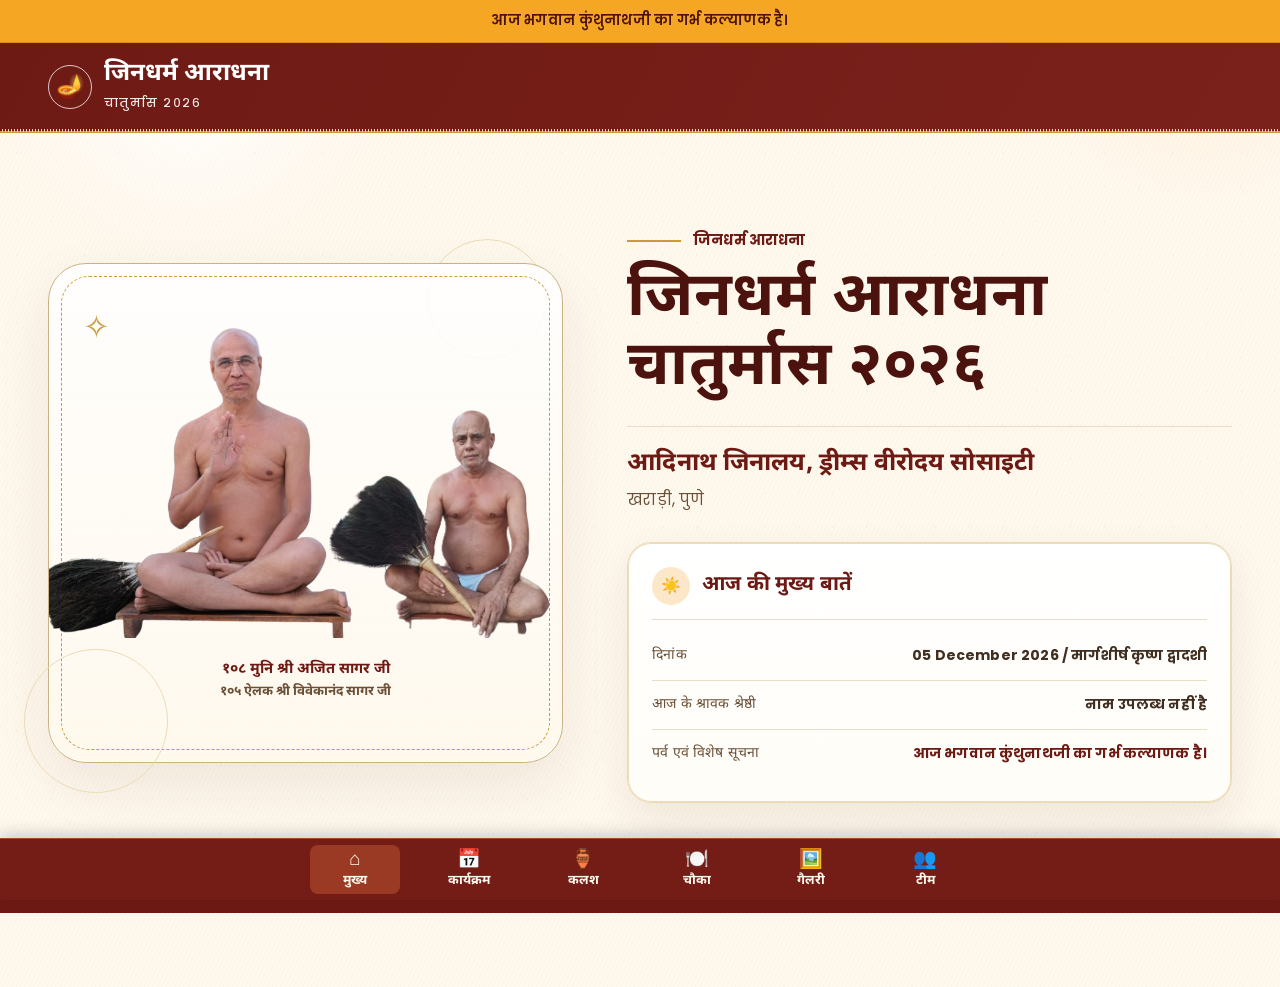
<file: index.html>
<!doctype html>
<html lang="hi">

<head>
  <meta charset="utf-8">
  <meta name="viewport" content="width=device-width, initial-scale=1">
  <meta name="description" content="जिनधर्म आराधना चातुर्मास २०२६">
  <title>जिनधर्म आराधना चातुर्मास २०२६</title>

  <link rel="preconnect" href="https://fonts.googleapis.com">
  <link rel="preconnect" href="https://fonts.gstatic.com" crossorigin>
  <link
    href="https://fonts.googleapis.com/css2?family=Noto+Sans+Devanagari:wght@300;400;500;600;700&family=Poppins:wght@300;400;500;600;700&display=swap"
    rel="stylesheet">

  <link rel="stylesheet" href="css/style.css">
  <link rel="stylesheet" href="css/components.css">
  <link rel="stylesheet" href="css/responsive.css">
</head>

<body>
  <div class="announcement-bar">
    <span id="announce-text">🙏 जिनधर्म आराधना चातुर्मास में आपका स्वागत है</span>
  </div>

  <header class="site-header">
    <div class="container nav-wrapper">
      <a class="brand" href="index.html" aria-label="जिनधर्म आराधना">
        <span class="brand-icon">🪔</span>
        <span>
          <span class="brand-title">जिनधर्म आराधना</span>
          <span class="brand-subtitle">चातुर्मास २०२६</span>
        </span>
      </a>
    </div>
  </header>

  <main class="site-main">
    <section class="hero-section">
      <div class="container hero-layout">
        <aside class="hero-image-panel">
          <div class="image-stage image-stage-dual">
            <div class="maharaj-gallery">
              <div class="maharaj-figure senior-figure">
                <img class="maharaj-image senior-image" src="images/AjitSagarJi.png"
                  alt="पूज्य मुनि श्री १०८ अजित सागर जी महाराज">
              </div>
              <div class="maharaj-figure junior-figure">
                <img class="maharaj-image junior-image" src="images/Vivekanad.png"
                  alt="पूज्य ऐलक १०५ श्री विवेकानंद सागर जी">
              </div>
            </div>
            <div class="nameplate">
              <span class="nameplate-title">१०८ मुनि श्री अजित सागर जी</span>
              <span class="nameplate-title nameplate-subtitle">१०५ ऐलक श्री विवेकानंद सागर जी</span>
            </div>
          </div>
        </aside>

        <section class="hero-copy">
          <div class="event-eyebrow">जिनधर्म आराधना</div>
          <h1 class="hero-title">जिनधर्म आराधना<br>चातुर्मास २०२६</h1>

          <div class="location-block">
            <div class="location-name">आदिनाथ जिनालय, ड्रीम्स वीरोदय सोसाइटी</div>
            <div class="location-place">खराड़ी, पुणे</div>
          </div>

          <aside class="highlight-card">
            <div class="card-header">
              <span class="card-icon">☀️</span>
              <span class="card-title">आज की मुख्य बातें</span>
            </div>

            <div class="highlight-list">
              <div class="highlight-row">
                <span class="lbl">दिनांक</span>
                <span id="todays-date" class="value"></span>
              </div>
              <div class="highlight-row">
                <span class="lbl">आज के श्रावक श्रेष्ठी</span>
                <span id="todays-shrav" class="value"></span>
              </div>
              <div class="highlight-row announcement-row">
                <span class="lbl">पर्व एवं विशेष सूचना</span>
                <span id="todays-announcement" class="value"></span>
              </div>
            </div>
          </aside>
        </section>
      </div>
    </section>
  </main>

  
  
  <div id="footer"></div>
  <div id="navbar"></div>
  <script src="js/components.js"></script>
  <script src="js/daily-data.js"></script>
  <script src="js/app.js"></script>
</body>

</html>
</file>
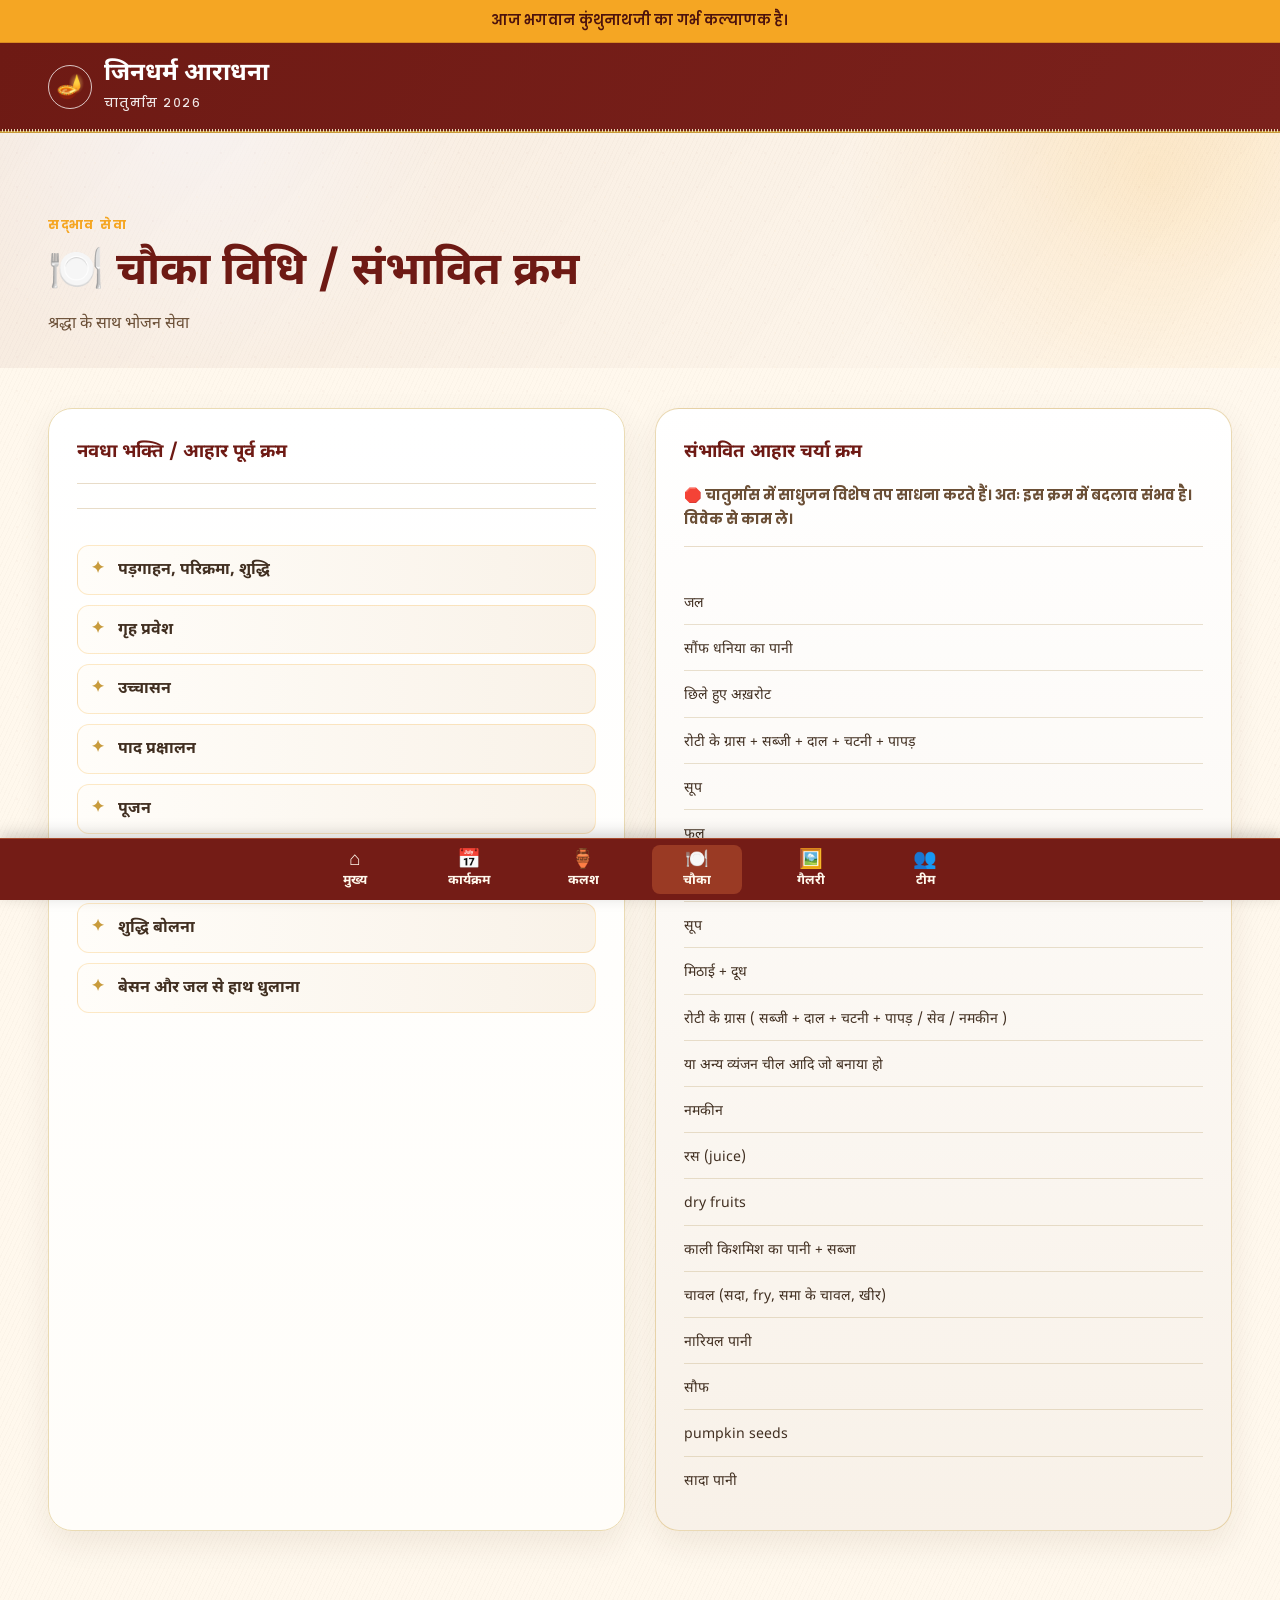
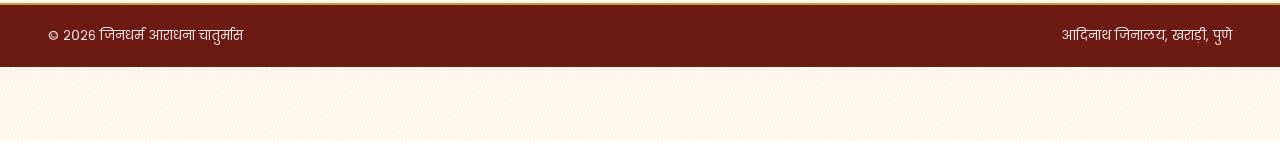
<file: chowka.html>
<!doctype html>
<html lang="hi">
<head>
  <meta charset="utf-8">
  <meta name="viewport" content="width=device-width, initial-scale=1">
  <title>चौका नियम | जिनधर्म आराधना</title>
  <link rel="preconnect" href="https://fonts.googleapis.com">
  <link rel="preconnect" href="https://fonts.gstatic.com" crossorigin>
  <link href="https://fonts.googleapis.com/css2?family=Noto+Sans+Devanagari:wght@300;400;500;600;700&family=Poppins:wght@300;400;500;600;700&display=swap" rel="stylesheet">
  <link rel="stylesheet" href="css/style.css">
  <link rel="stylesheet" href="css/components.css">
  <link rel="stylesheet" href="css/responsive.css">
</head>
<body class="chowka-page">
    <div class="announcement-bar">
    <span id="announce-text">🙏 जिनधर्म आराधना चातुर्मास में आपका स्वागत है</span>
  </div>

  <header class="site-header">
    <div class="container nav-wrapper">
      <a class="brand" href="index.html" aria-label="जिनधर्म आराधना">
        <span class="brand-icon">🪔</span>
        <span>
          <span class="brand-title">जिनधर्म आराधना</span>
          <span class="brand-subtitle">चातुर्मास २०२६</span>
        </span>
      </a>
    </div>
  </header>


  <main class="site-main">
    <section class="page-hero">
      <div class="container page-hero-content">
        <div>
          <span class="section-kicker">सद्भाव सेवा</span>
          <h1 class="page-title">🍽️ चौका विधि / संभावित क्रम </h1>
          <p class="page-subtitle">श्रद्धा के साथ भोजन सेवा</p>
        </div>
      </div>
    </section>

    <section class="page-section">
      <div class="container grid-two">
        <article class="content-panel highlight-panel">
          <div class="panel-head compact">
            <span class="panel-title">नवधा भक्ति / आहार पूर्व क्रम</span>
          </div>
          <div class="feature-copy">
            <div class="sequence-block">
              <ul class="feature-list sequence-list">
                <li><span>पड़गाहन, परिक्रमा, शुद्धि</span></li>
                <li><span>गृह प्रवेश</span></li>
                <li><span>उच्चासन</span></li>
                <li><span>पाद प्रक्षालन</span></li>
                <li><span>पूजन</span></li>
                <li><span>थाली दिखाना</span></li>
                <li><span>शुद्धि बोलना</span></li>
                <li><span>बेसन और जल से हाथ धुलाना</span></li>
              </ul>
            </div>
          </div>
        </article>
        <aside class="content-panel side-panel">
          <div class="panel-head compact">
            <span class="panel-title">संभावित आहार चर्या क्रम</span>
            <p><strong>🛑 चातुर्मास में साधुजन विशेष तप साधना करते हैं। अतः इस क्रम में बदलाव संभव है। विवेक से काम ले।</strong> </p>
          </div>
          <div class="food-menu-block">
            <div class="food-list">
              <div class="food-row"><span>जल</span></div>
              <div class="food-row"><span>सौंफ धनिया का पानी</span></div>
              <div class="food-row"><span>छिले हुए अख़रोट</span></div>
              <div class="food-row"><span>रोटी के ग्रास + सब्जी + दाल + चटनी + पापड़</span></div>
              <div class="food-row"><span>सूप</span></div>
              <div class="food-row"><span>फल</span></div>
              <div class="food-row"><span>रोटी + सब्जी + दाल + चटनी + पापड़ / सेव</span></div>
              <div class="food-row"><span>सूप</span></div>
              <div class="food-row"><span>मिठाई + दूध</span></div>
              <div class="food-row"><span>रोटी के ग्रास ( सब्जी + दाल + चटनी + पापड़ / सेव / नमकीन )</span></div>
              <div class="food-row"><span>या अन्य व्यंजन चील आदि जो बनाया हो</span></div>
              <div class="food-row"><span>नमकीन</span></div>
              <div class="food-row"><span>रस (juice)</span></div>
              <div class="food-row"><span>dry fruits</span></div>
              <div class="food-row"><span>काली किशमिश का पानी + सब्जा</span></div>
              <div class="food-row"><span>चावल (सदा, fry, समा के चावल, खीर)</span></div>
              <div class="food-row"><span>नारियल पानी</span></div>
              <div class="food-row"><span>सौफ</span></div>
              <div class="food-row"><span>pumpkin seeds</span></div>
              <div class="food-row"><span>सादा पानी</span></div>
            </div>
          </div>
        </aside>
      </div>
    </section>
  </main>

  <div id="footer"></div>
  <div id="navbar"></div>

  <script src="js/components.js"></script>
 <script src="js/daily-data.js"></script>
  <script src="js/app.js"></script>
</body>
</html>
</file>
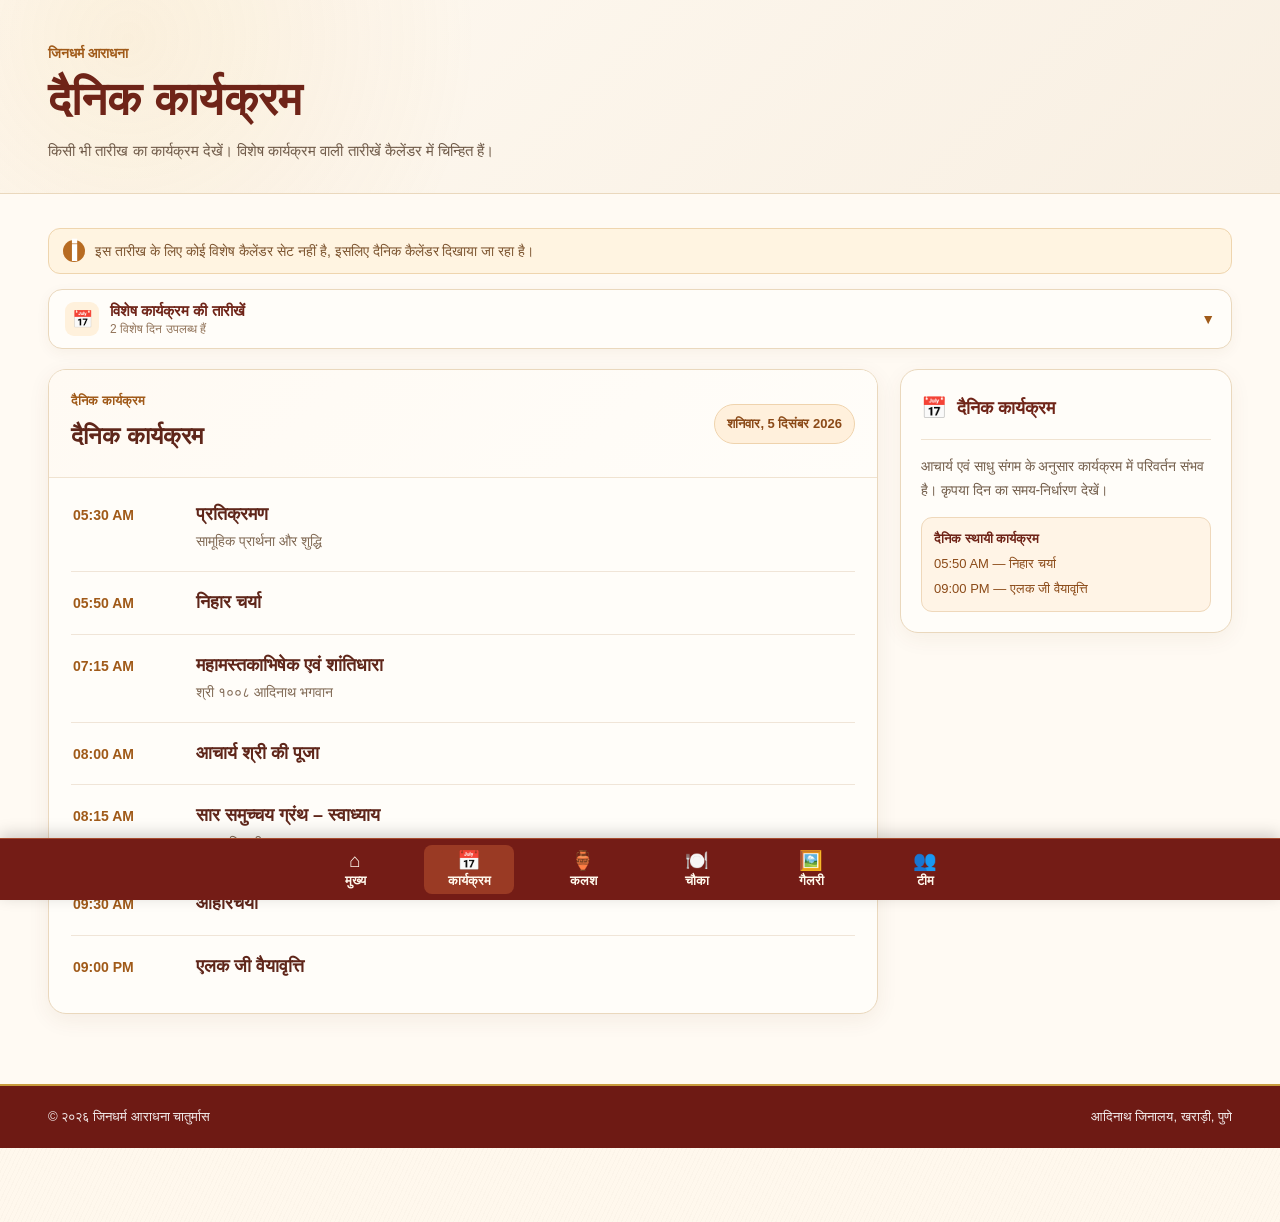
<file: dainik-karyakram.html>
<!DOCTYPE html>
<html lang="hi">
<head>
  <meta charset="UTF-8">
  <meta name="viewport" content="width=device-width, initial-scale=1.0">

  <title>दैनिक कार्यक्रम | जिनधर्म आराधना चातुर्मास २०२६</title>

  <!-- Keep your existing common styles -->
  <link rel="stylesheet" href="./css/style.css">
  <link rel="stylesheet" href="./css/components.css">
  <link rel="stylesheet" href="./css/responsive.css">

  <!-- Page-specific styles -->
  <link rel="stylesheet" href="./css/program.css">
</head>

<body>

  <!-- Common navigation -->
  <div id="navbar"></div>

  <main>

    <!-- PAGE HEADER -->
    <section class="program-hero">
      <div class="container">

        <div class="program-eyebrow">
          जिनधर्म आराधना
        </div>

        <h1 class="program-hero-title">
          दैनिक कार्यक्रम
        </h1>

        <p class="program-hero-description">
          किसी भी तारीख का कार्यक्रम देखें। विशेष कार्यक्रम वाली तारीखें
          कैलेंडर में चिन्हित हैं।
        </p>

      </div>
    </section>


    <!-- PROGRAM -->
    <section class="program-section">

      <div class="container">
        <!-- NOTICE -->
        <div
          id="program-notice"
          class="program-notice"
          role="status"
        >
          <span class="notice-icon">ℹ</span>

          <span>
            इस तारीख के लिए कोई विशेष कैलेंडर सेट नहीं है,
            इसलिए दैनिक कैलेंडर दिखाया जा रहा है।
          </span>
        </div>


        <!-- COLLAPSIBLE SPECIAL DATE CALENDAR -->
        <section
          class="calendar-wrapper"
          aria-label="विशेष कार्यक्रम की तारीखें"
        >

          <button
            type="button"
            id="calendar-toggle"
            class="calendar-toggle"
            aria-expanded="false"
            aria-controls="calendar-panel"
          >

            <span class="calendar-toggle-left">

              <span class="calendar-toggle-icon">
                📅
              </span>

              <span class="calendar-toggle-text">

                <strong>
                  विशेष कार्यक्रम की तारीखें
                </strong>

                <small id="special-date-count">
                  विशेष दिन देखें
                </small>

              </span>

            </span>

            <span
              id="calendar-toggle-icon"
              class="calendar-toggle-arrow"
              aria-hidden="true"
            >
              ▼
            </span>

          </button>


          <section
            id="calendar-panel"
            class="calendar-panel"
            aria-hidden="true"
          >

            <div class="calendar-head">

              <button
                type="button"
                id="calendar-prev"
                class="calendar-nav-button"
                aria-label="पिछला महीना"
              >
                ‹
              </button>

              <div class="calendar-month-title">
                <span id="calendar-month">
                  --
                </span>
              </div>

              <button
                type="button"
                id="calendar-next"
                class="calendar-nav-button"
                aria-label="अगला महीना"
              >
                ›
              </button>

            </div>


            <div
              class="calendar-weekdays"
              aria-hidden="true"
            >
              <span>रवि</span>
              <span>सोम</span>
              <span>मंगल</span>
              <span>बुध</span>
              <span>गुरु</span>
              <span>शुक्र</span>
              <span>शनि</span>
            </div>


            <div
              id="calendar-grid"
              class="calendar-grid"
              aria-live="polite"
            ></div>


            <div class="calendar-legend">

              <span class="legend-item">
                <span class="legend-dot special"></span>
                विशेष कार्यक्रम
              </span>

              <span class="legend-item">
                <span class="legend-dot today"></span>
                आज
              </span>

            </div>

          </section>

        </section>


        <!-- PROGRAM CONTENT -->
        <div class="program-layout">

          <article class="program-panel">

            <div class="program-panel-head">

              <div>

                <span
                  id="program-type"
                  class="program-kicker"
                >
                  दैनिक कार्यक्रम
                </span>

                <h2 id="program-title">
                  आज का कार्यक्रम
                </h2>

              </div>

              <div
                id="program-date"
                class="program-date"
              >
                --
              </div>

            </div>


            <div
              id="program-list"
              class="program-list"
              aria-live="polite"
            ></div>


            <div
              id="program-empty"
              class="program-empty"
              hidden
            >
              इस तारीख के लिए कार्यक्रम उपलब्ध नहीं है।
            </div>

          </article>


          <!-- SIDE PANEL -->
          <aside class="program-side-panel">

            <div class="program-side-head">

              <span
                id="program-mode-icon"
                class="program-side-icon"
              >
                📅
              </span>

              <h2 id="program-mode-text">
                दैनिक कार्यक्रम
              </h2>

            </div>

            <p>
              आचार्य एवं साधु संगम के अनुसार कार्यक्रम में
              परिवर्तन संभव है। कृपया दिन का समय-निर्धारण देखें।
            </p>


            <div class="program-default-note">

              <strong>
                दैनिक स्थायी कार्यक्रम
              </strong>

              <span>
                05:50 AM — निहार चर्या
              </span>

              <span>
                09:00 PM — एलक जी वैयावृत्ति
              </span>

            </div>

          </aside>

        </div>

      </div>

    </section>

  </main>


  <!-- Common footer -->
  <div id="footer"></div>


  <!-- Common component loader -->
  <script src="./js/components.js"></script>

  <!-- Page-specific JS -->
  <script src="./js/program.js"></script>

</body>
</html>
</file>
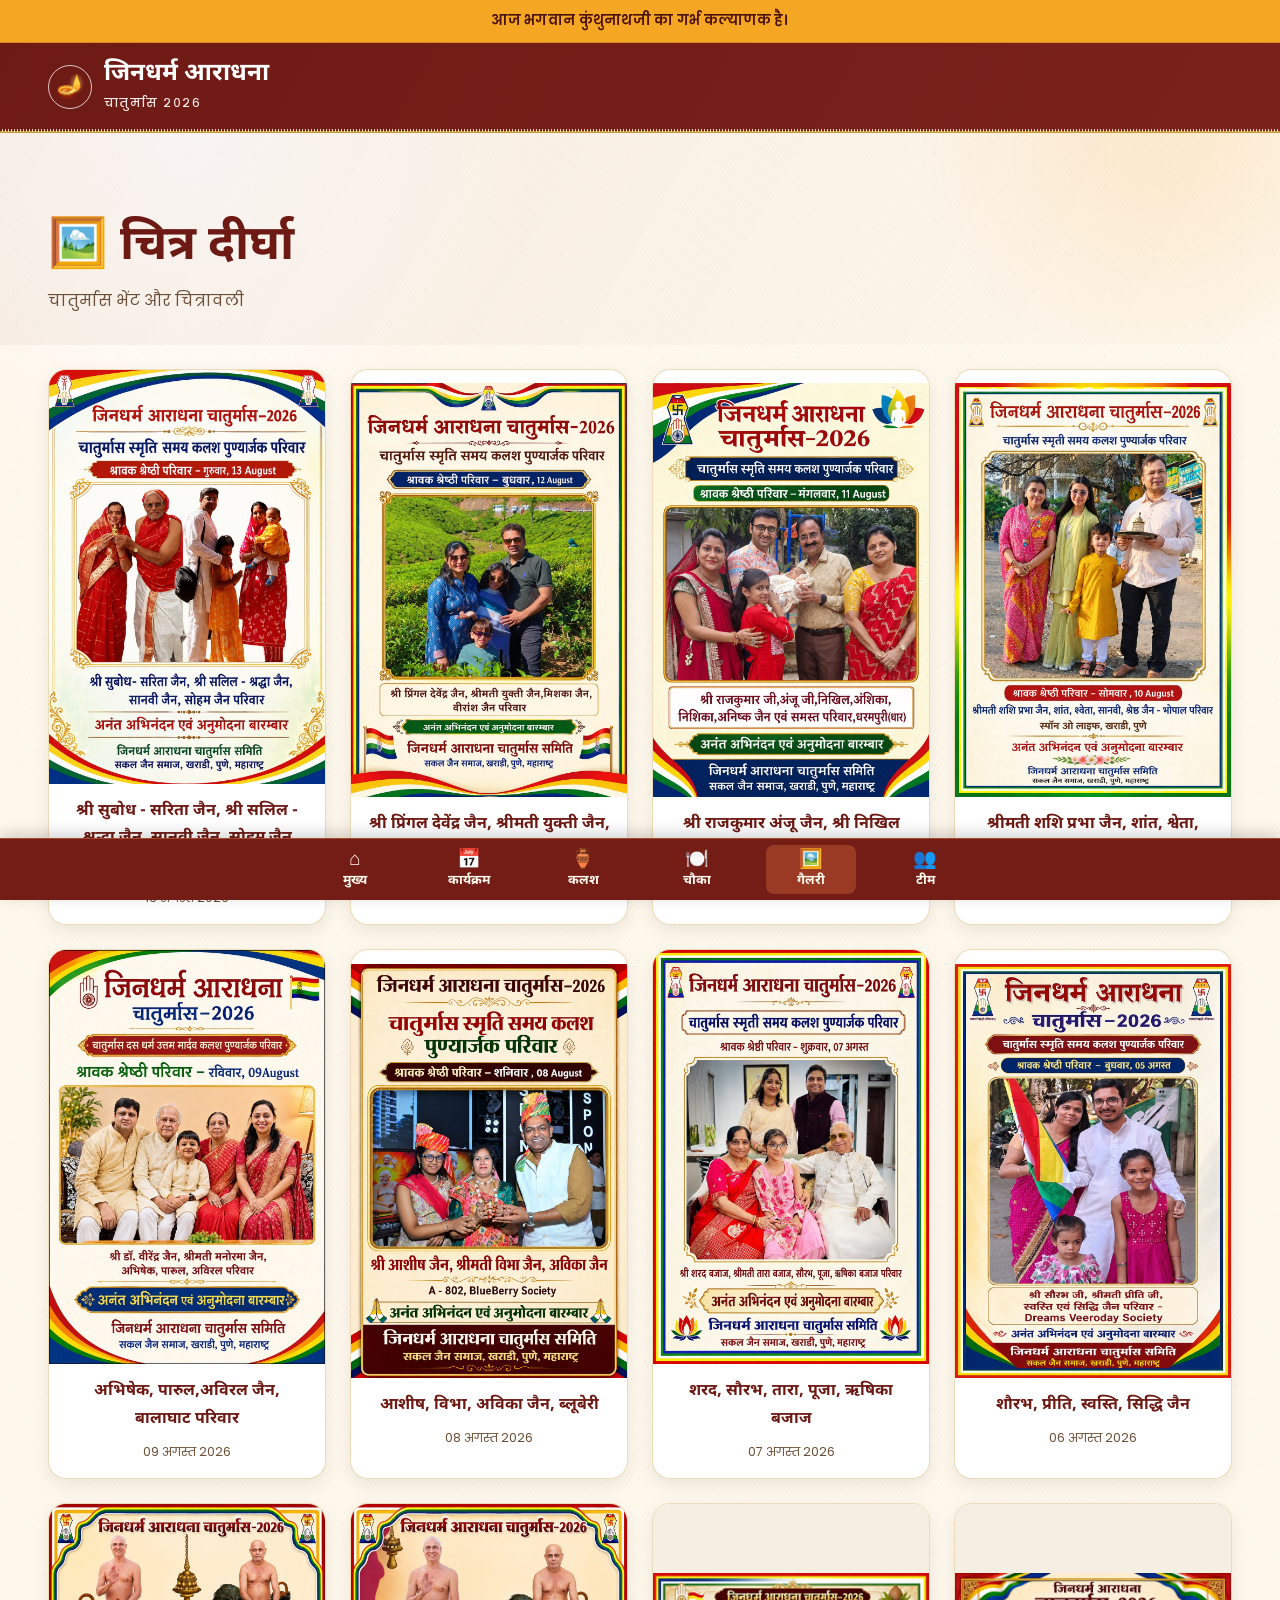
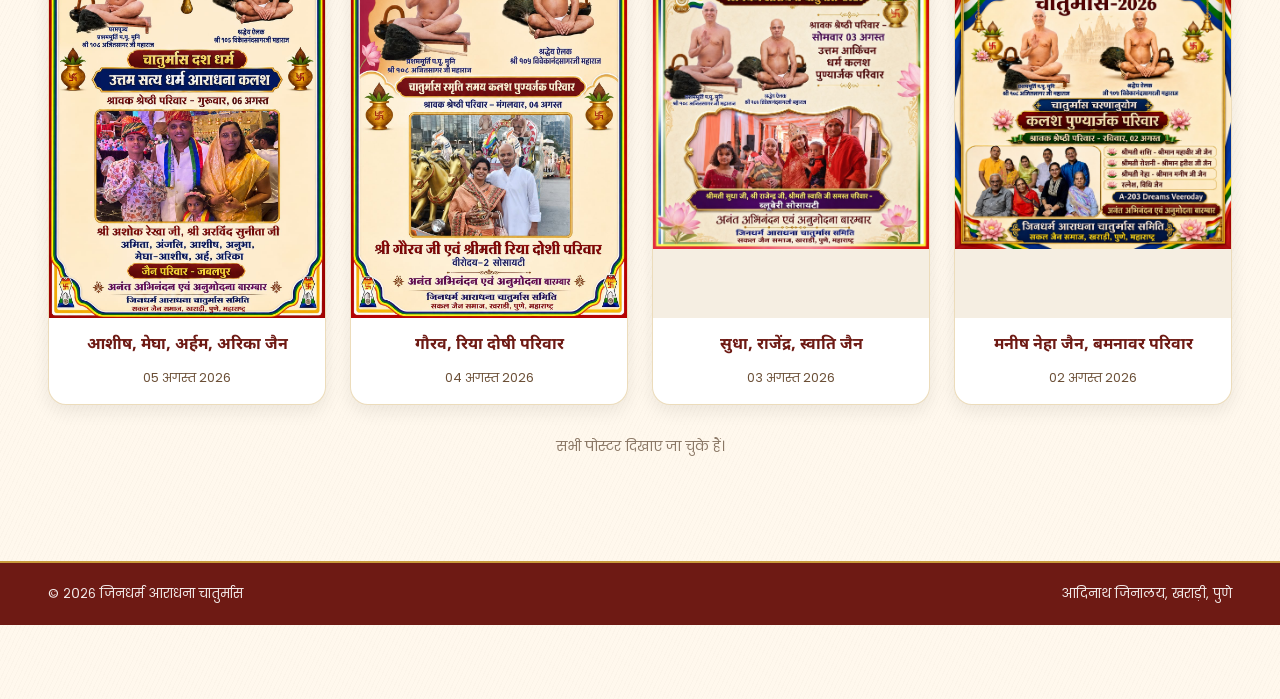
<file: gallery.html>
<!doctype html>
<html lang="hi">

<head>
  <meta charset="utf-8">
  <meta name="viewport" content="width=device-width, initial-scale=1">
  <title>श्राव श्रेष्ठी | जिनधर्म आराधना</title>
  <link rel="preconnect" href="https://fonts.googleapis.com">
  <link rel="preconnect" href="https://fonts.gstatic.com" crossorigin>
  <link
    href="https://fonts.googleapis.com/css2?family=Noto+Sans+Devanagari:wght@300;400;500;600;700&family=Poppins:wght@300;400;500;600;700&display=swap"
    rel="stylesheet">
  <link rel="stylesheet" href="css/style.css">
  <link rel="stylesheet" href="css/components.css">
  <link rel="stylesheet" href="css/responsive.css">
  <link rel="stylesheet" href="css/gallery.css">
</head>

<body>
    <div class="announcement-bar">
    <span id="announce-text">🙏 जिनधर्म आराधना चातुर्मास में आपका स्वागत है</span>
  </div>

  <header class="site-header">
    <div class="container nav-wrapper">
      <a class="brand" href="index.html" aria-label="जिनधर्म आराधना">
        <span class="brand-icon">🪔</span>
        <span>
          <span class="brand-title">जिनधर्म आराधना</span>
          <span class="brand-subtitle">चातुर्मास २०२६</span>
        </span>
      </a>
    </div>
  </header>


  <main class="site-main">
    <section class="page-hero">
      <div class="container page-hero-content">
        <div>
          <!--<span class="section-kicker">श्राव श्रेष्ठी</span>-->
          <h1 class="page-title">🖼️ चित्र दीर्घा</h1>
          <p class="page-subtitle">चातुर्मास भेंट और चित्रावली</p>
        </div>
      </div>
    </section>

    <section class="page-section">

      <div class="container">

        <!--<div class="section-heading">
          <h2>श्राव श्रेष्ठी</h2>
          <p>चातुर्मास के दैनिक पोस्टर</p>
        </div>-->


        <div id="gallery-grid" class="container gallery-grid"></div>

        <div id="gallery-loader" class="gallery-loader">
          <div class="gallery-spinner"></div>
          <span>पोस्टर लोड हो रहे हैं...</span>
        </div>

        <div id="gallery-sentinel" aria-hidden="true"></div>

        <div id="gallery-end" class="gallery-end" style="display:none;">
          सभी पोस्टर दिखाए जा चुके हैं।
        </div>

      </div>

    </section>



  </main>

  <div id="footer"></div>
  <div id="navbar"></div>
  <script src="js/components.js"></script>
  <script src="js/daily-data.js"></script>
  <script src="js/app.js"></script>
  <script src="./js/gallery.js"></script>
</body>

</html>
</file>
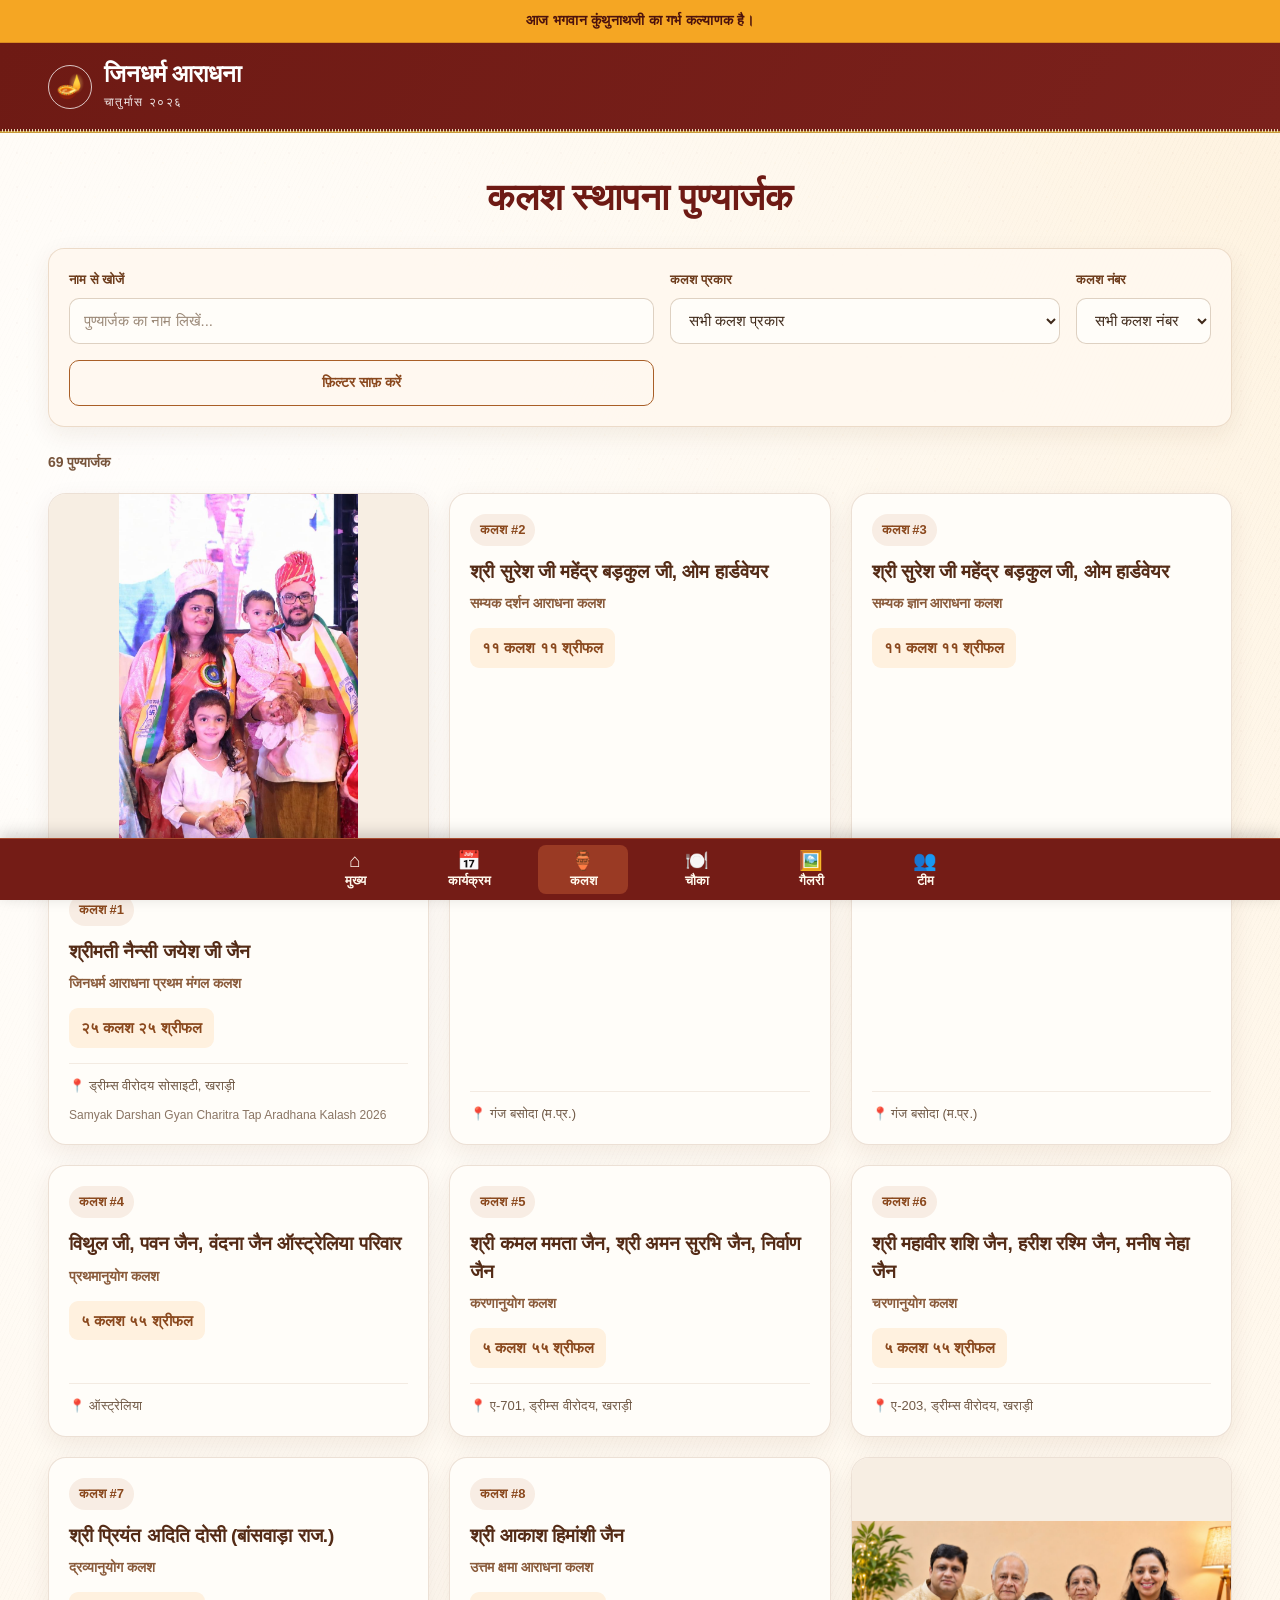
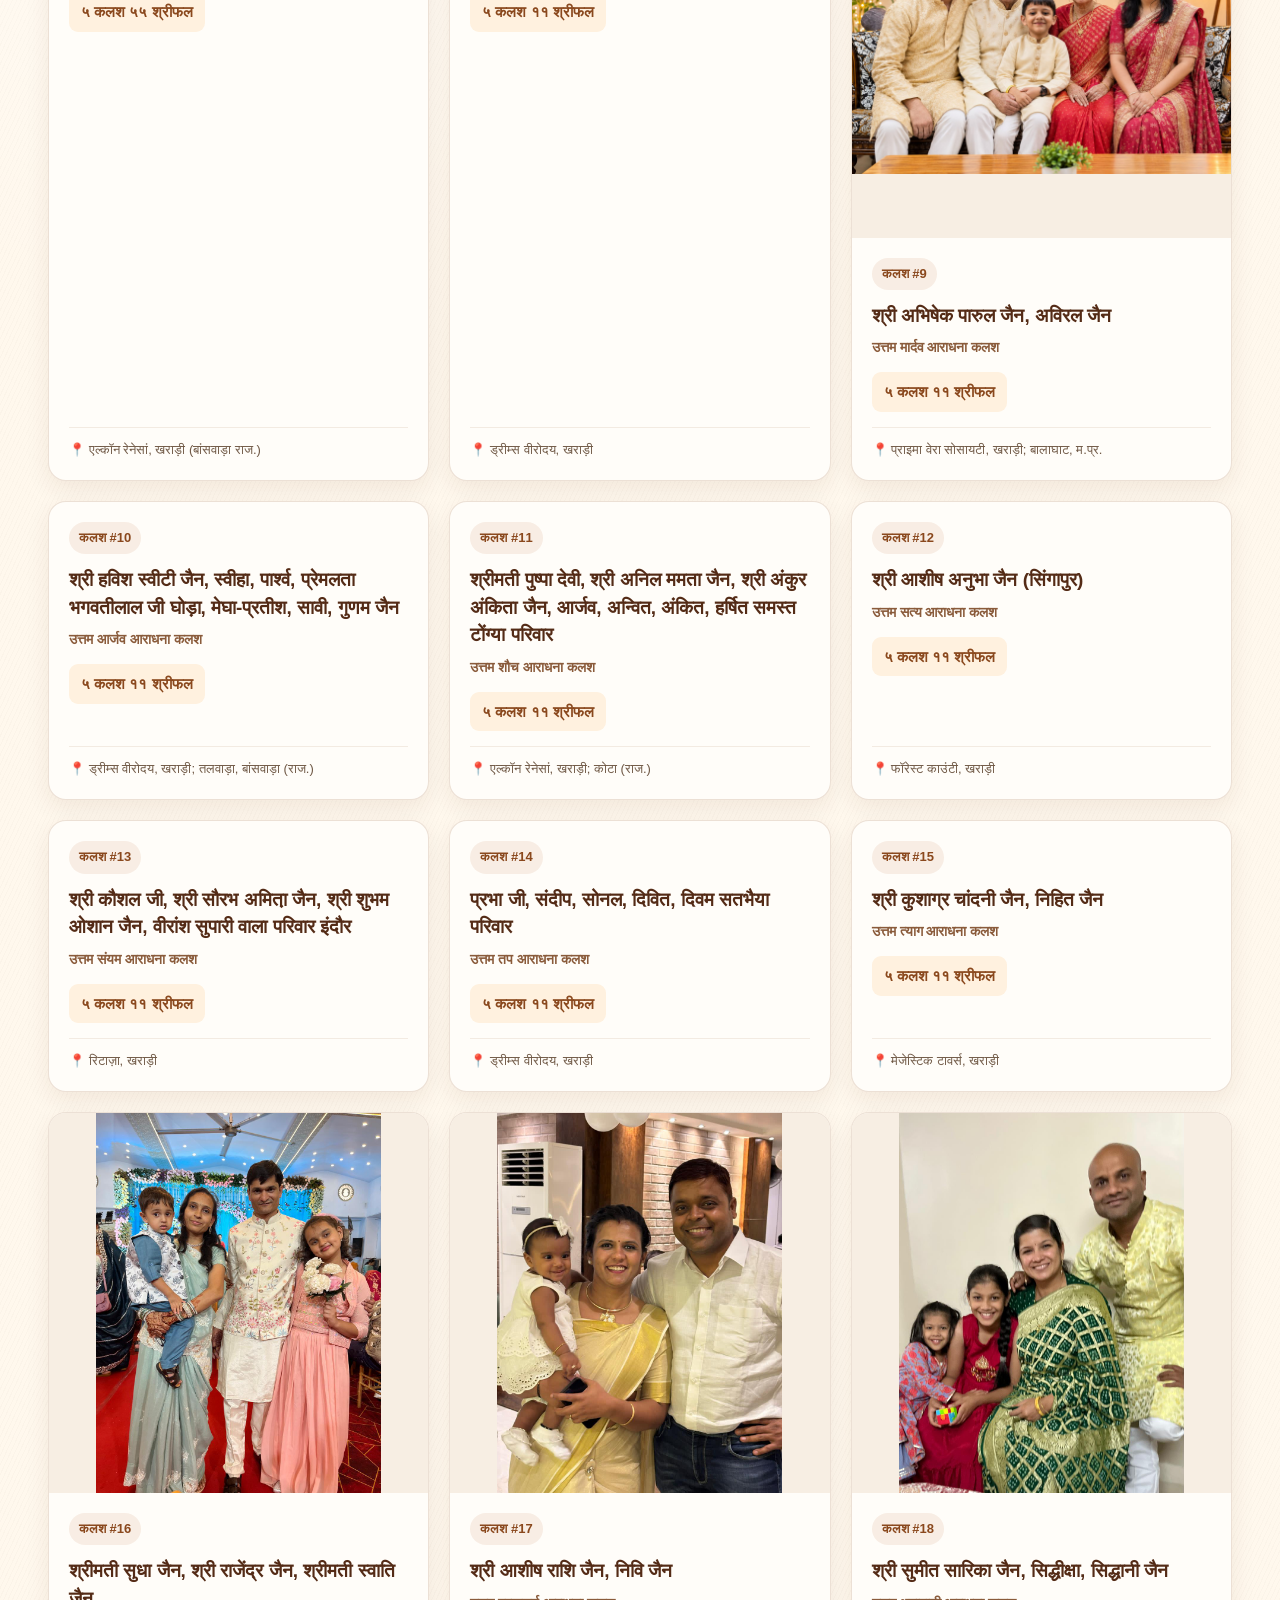
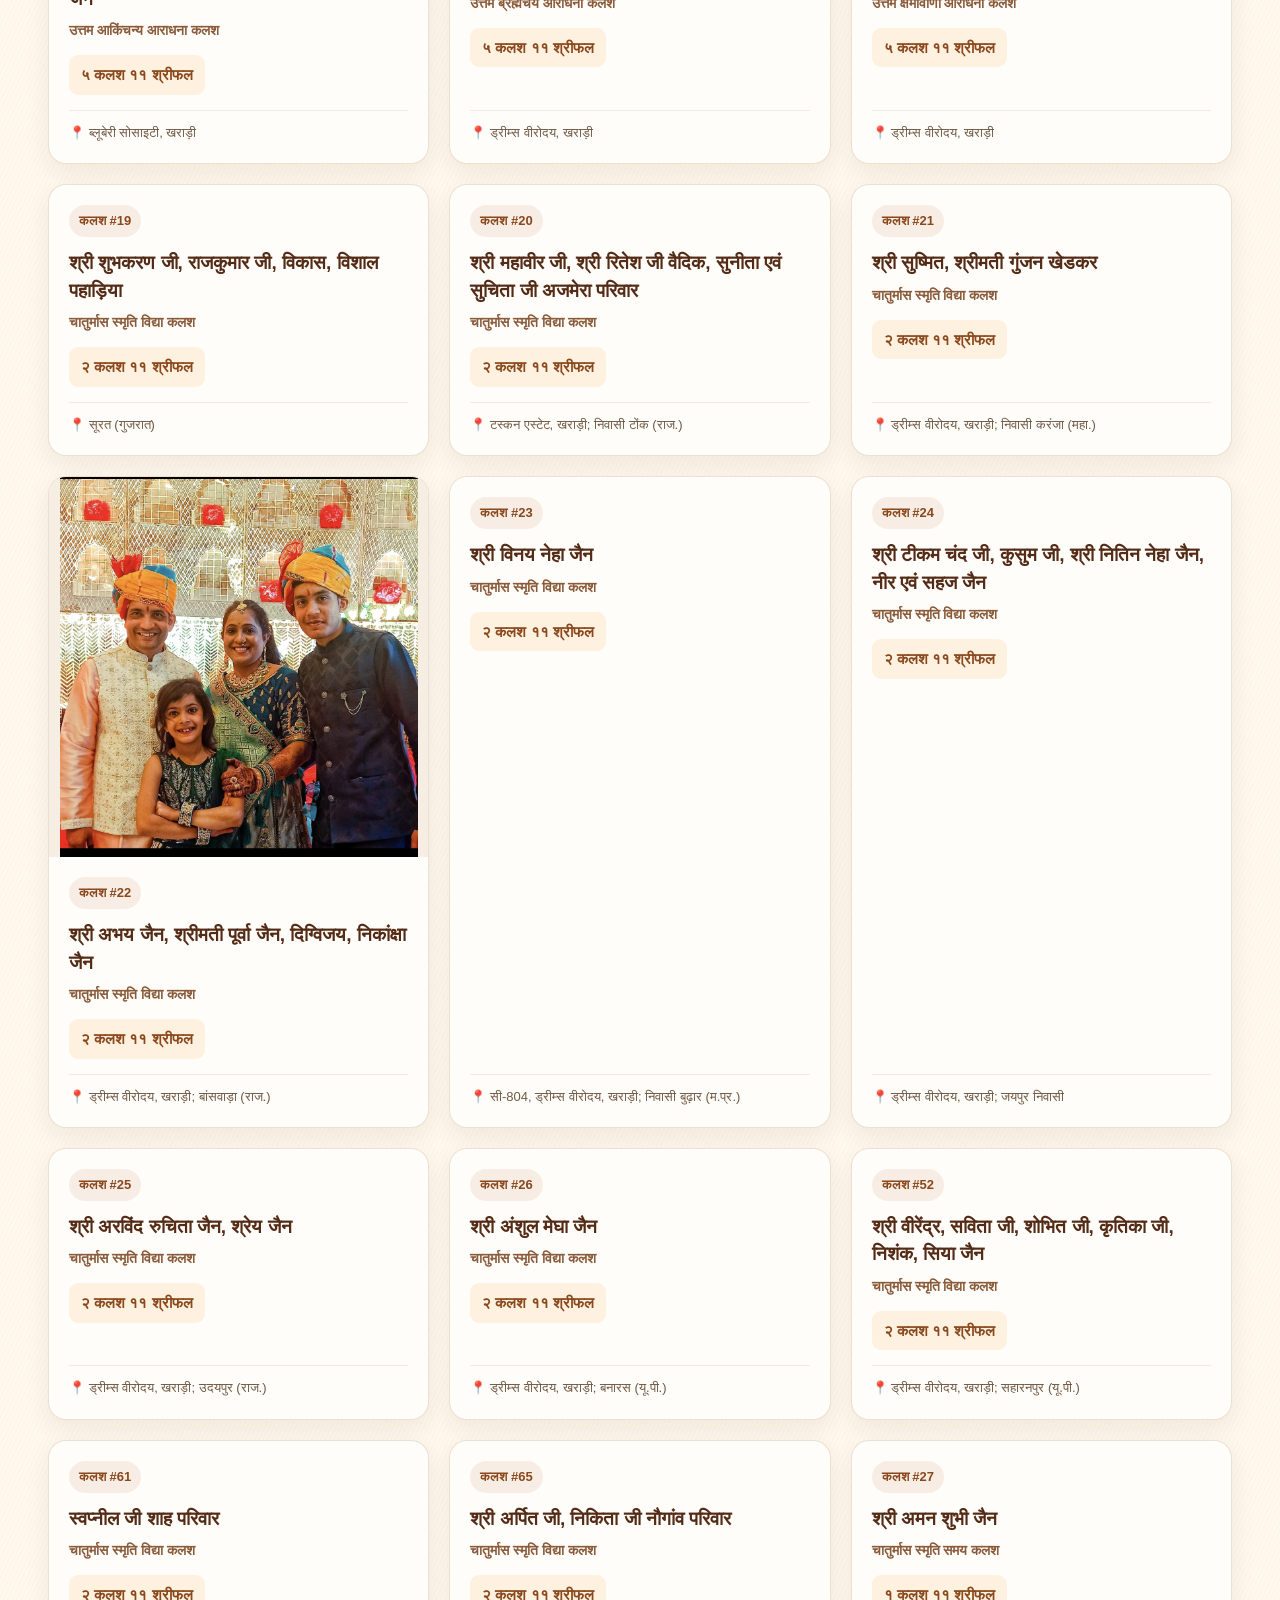
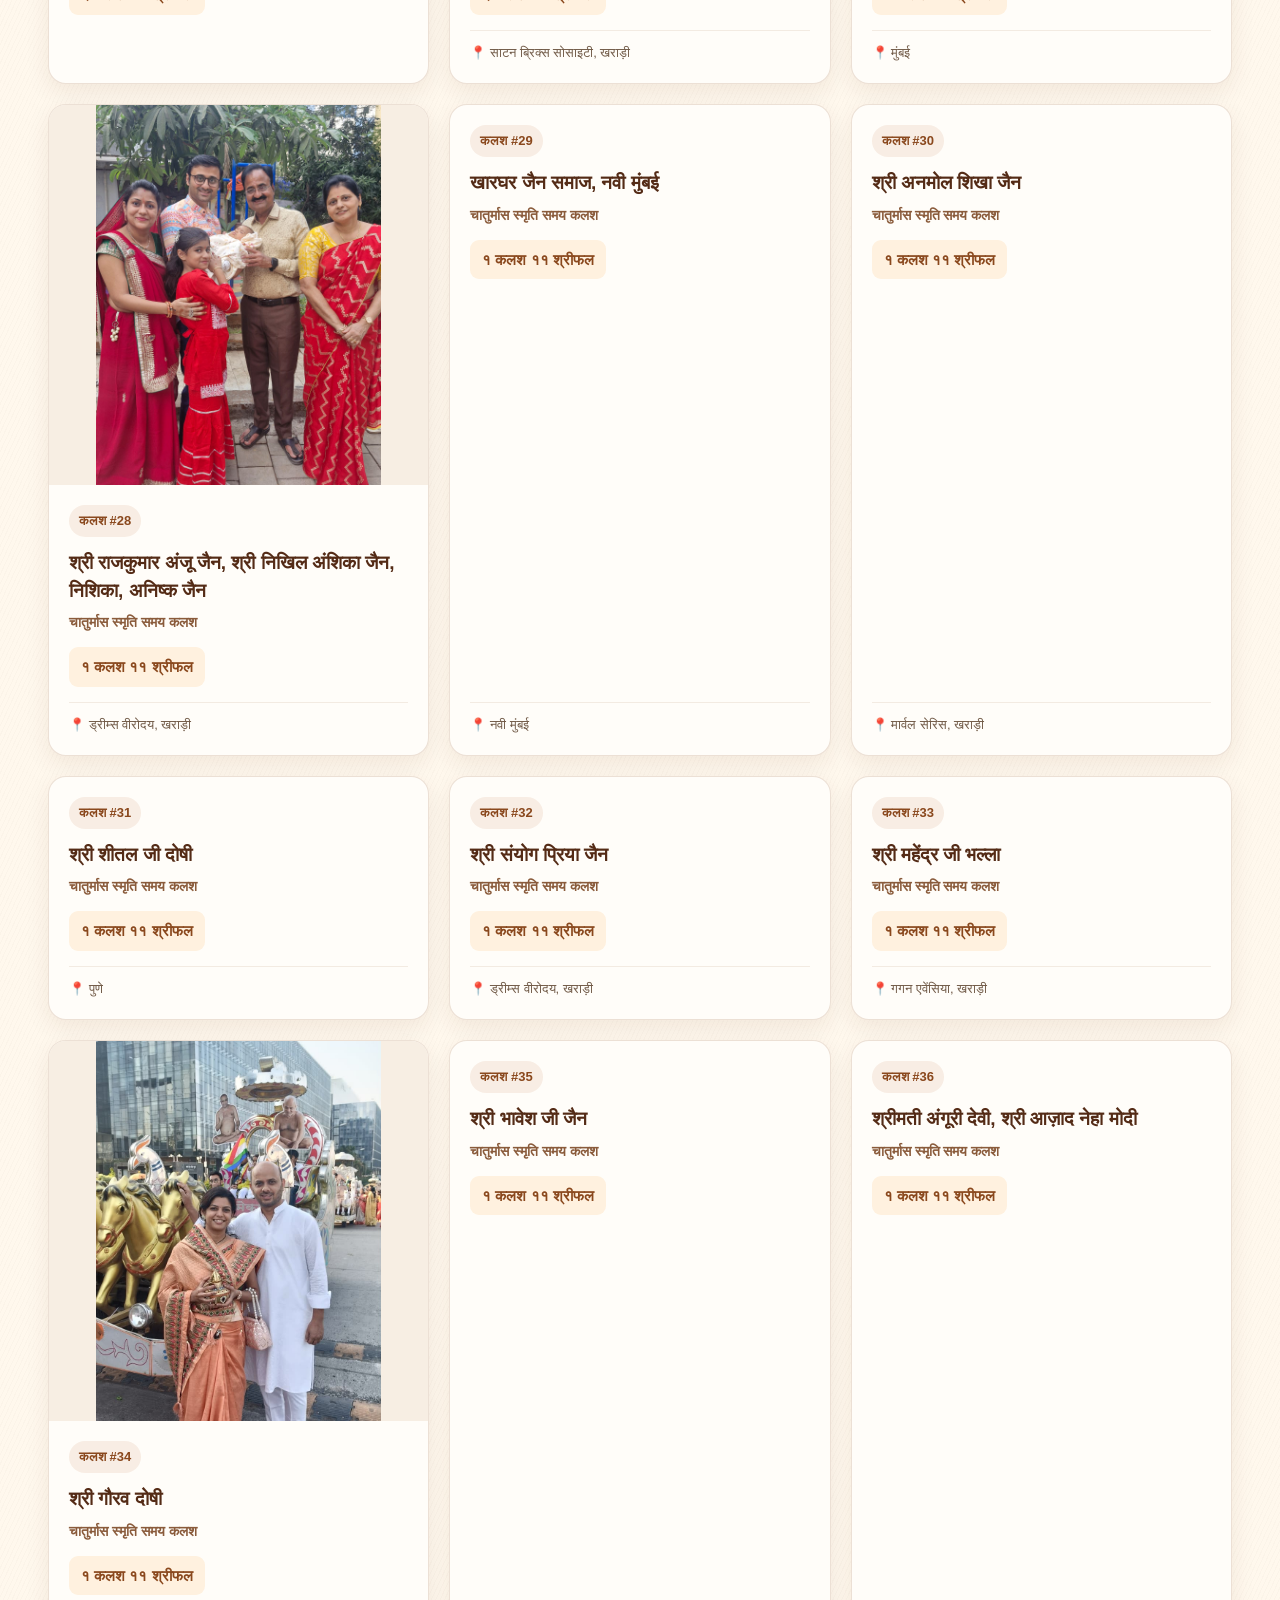
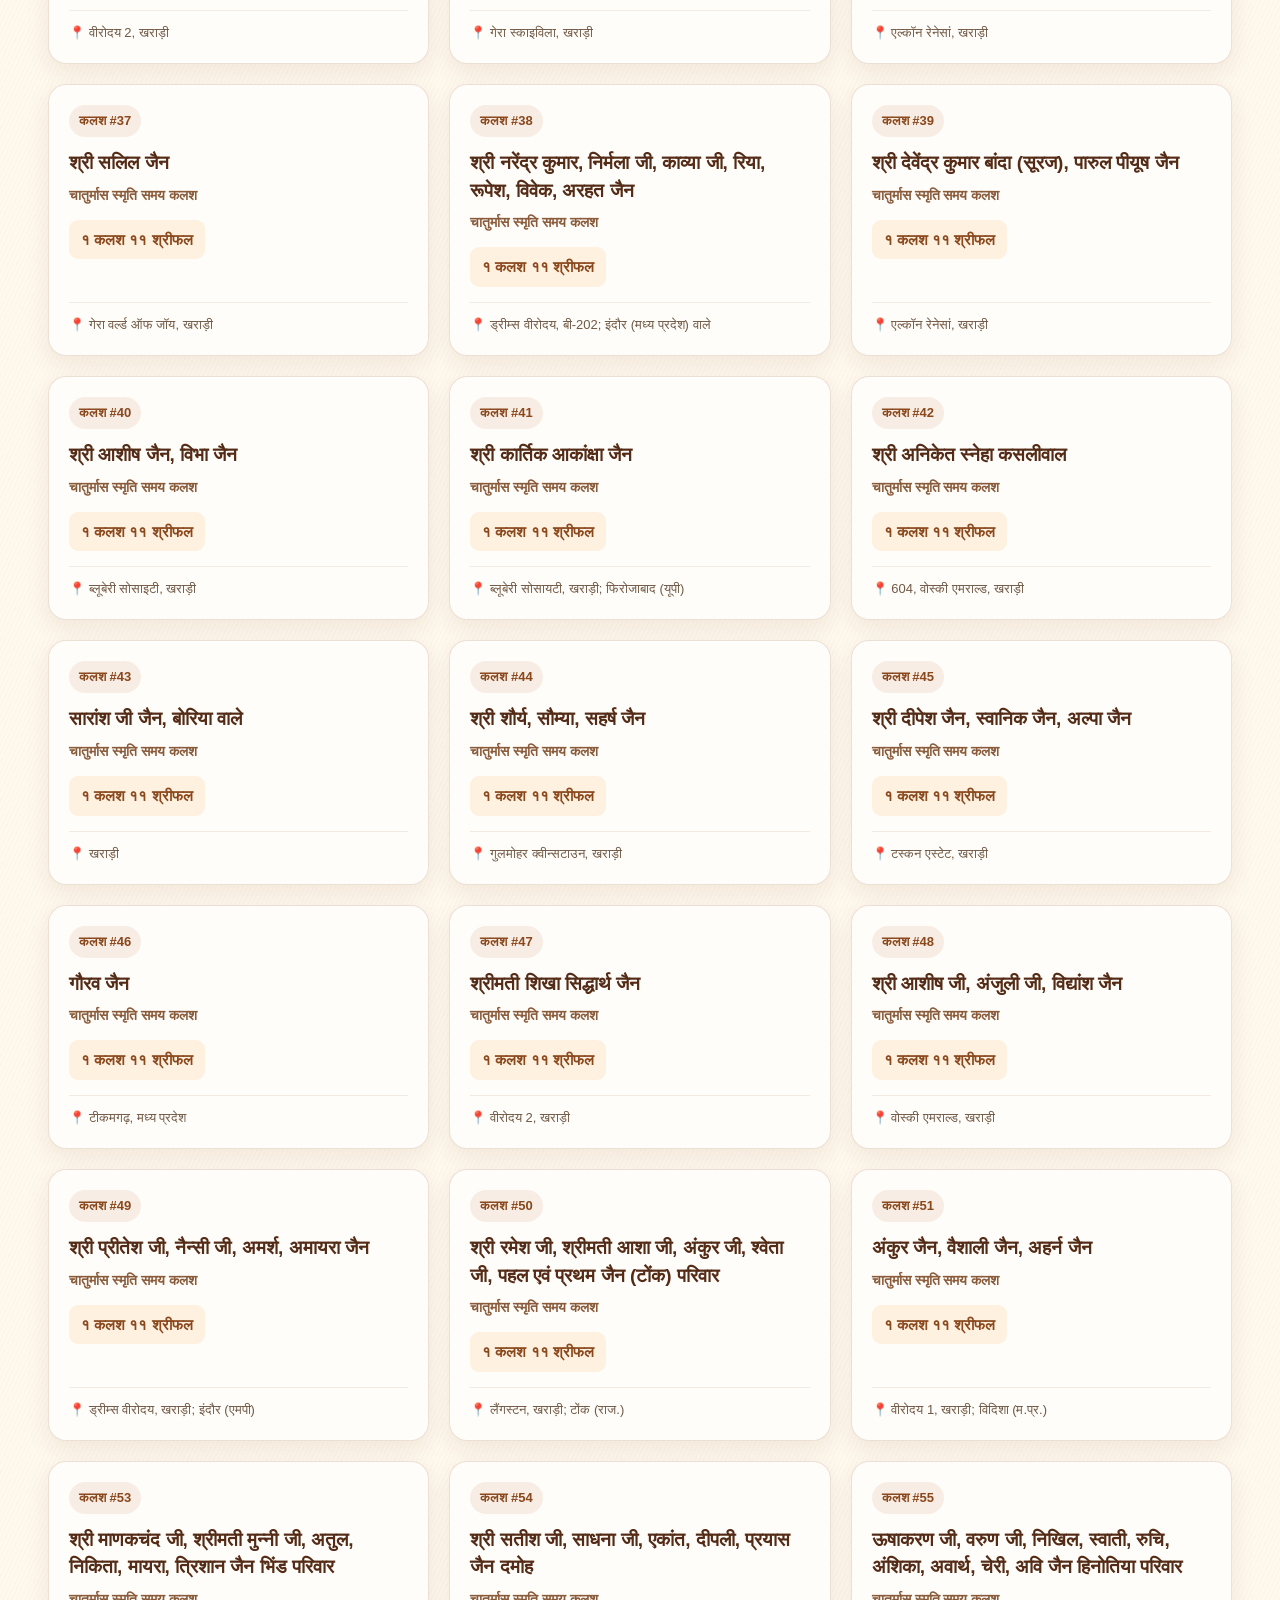
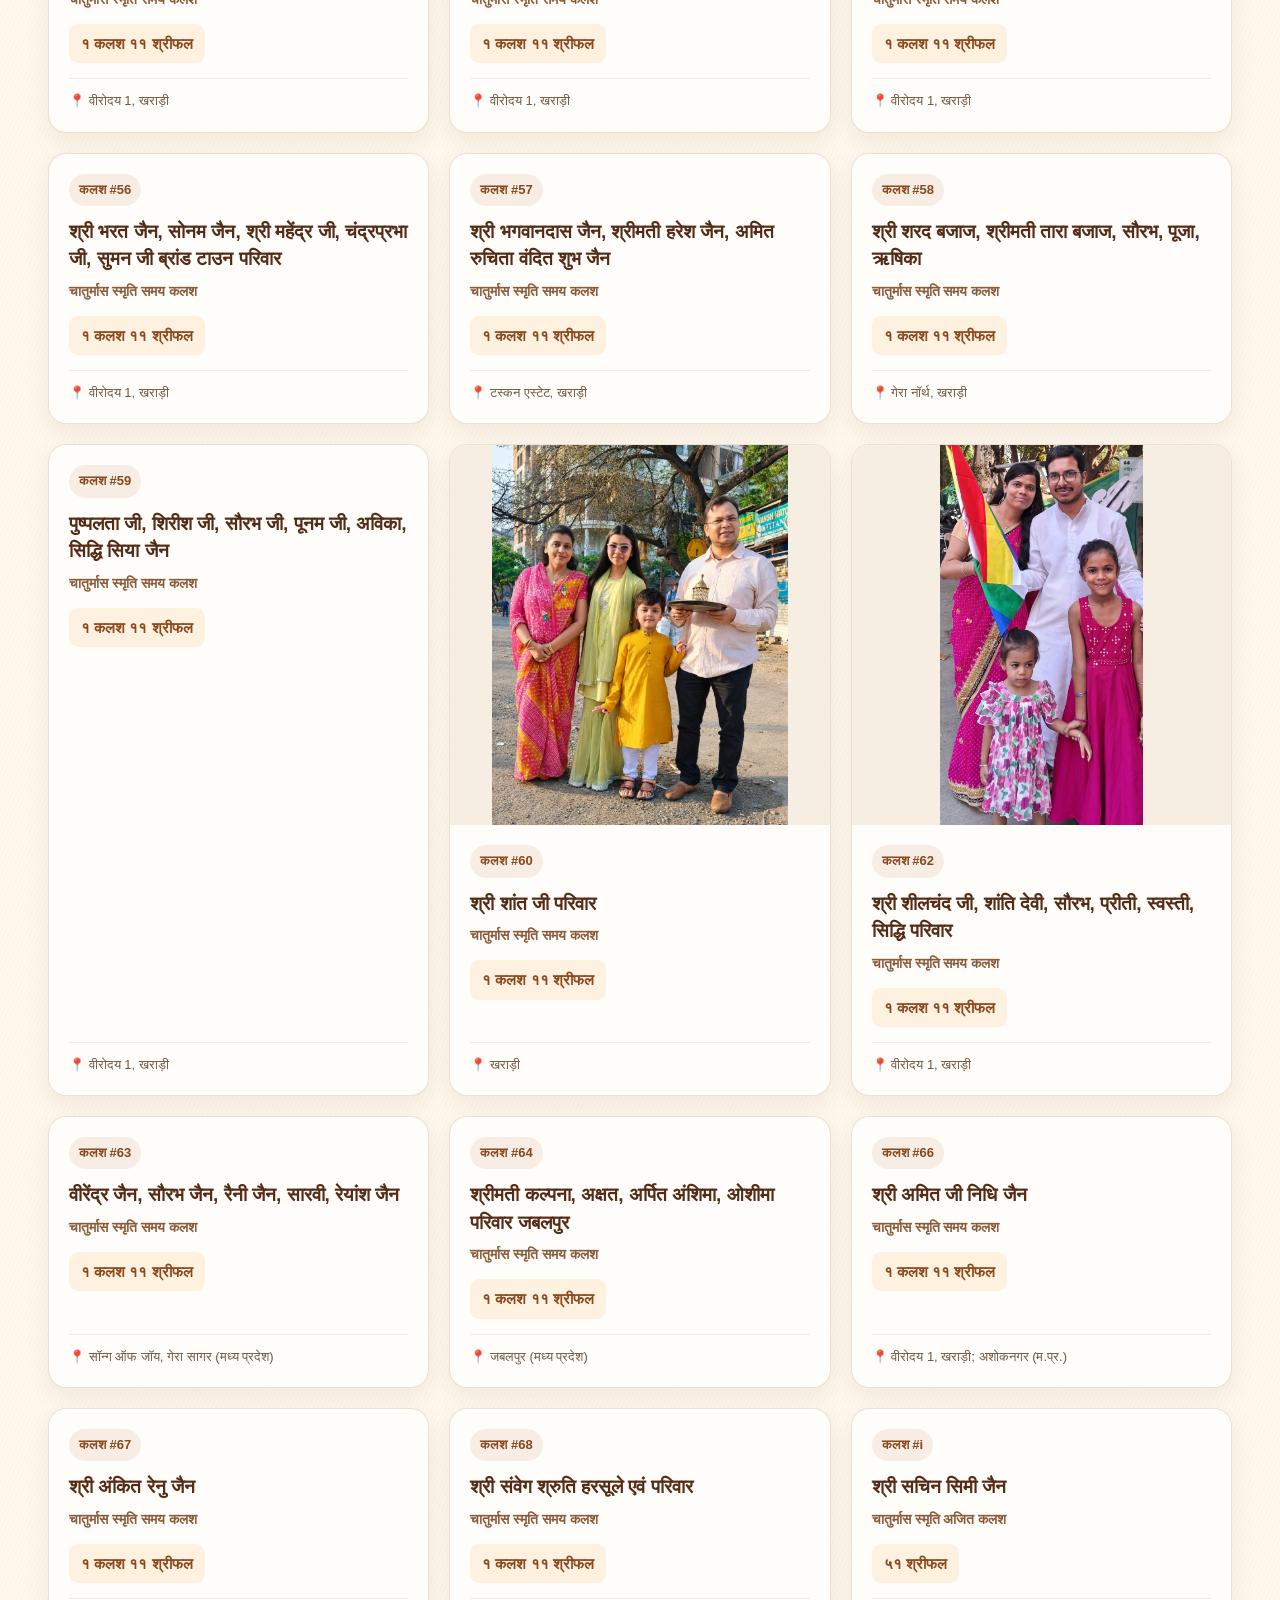
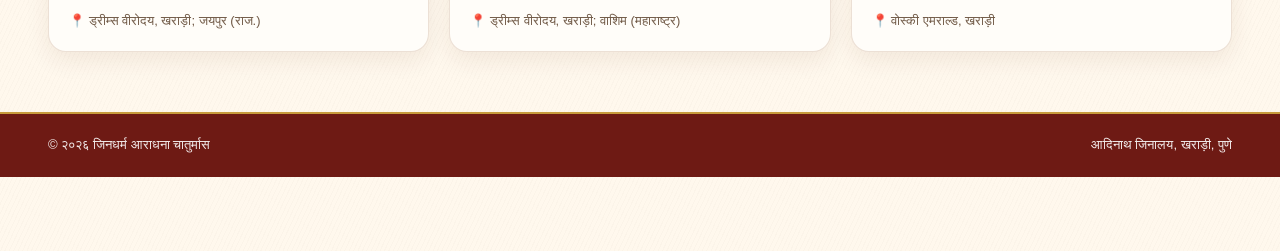
<file: kalash.html>
<!DOCTYPE html>
<html lang="hi">

<head>
  <meta charset="UTF-8">
  <meta name="viewport" content="width=device-width, initial-scale=1.0">

  <title>कलश स्थापना पुण्यार्जक | जिनधर्म आराधना चातुर्मास २०२६</title>

  <link rel="stylesheet" href="./css/style.css">
      <link rel="stylesheet" href="./css/components.css">
  <link rel="stylesheet" href="./css/responsive.css">
  <link rel="stylesheet" href="./css/chaturmas.css">
</head>

<body>

    <div class="announcement-bar">
    <span id="announce-text">🙏 जिनधर्म आराधना चातुर्मास में आपका स्वागत है</span>
  </div>

  <header class="site-header">
    <div class="container nav-wrapper">
      <a class="brand" href="index.html" aria-label="जिनधर्म आराधना">
        <span class="brand-icon">🪔</span>
        <span>
          <span class="brand-title">जिनधर्म आराधना</span>
          <span class="brand-subtitle">चातुर्मास २०२६</span>
        </span>
      </a>
    </div>
  </header>


  <main>

    <section class="page-section kalash-directory-section">
      <div class="container">

        <div class="section-heading centered">
          <h1 class="section-title">कलश स्थापना पुण्यार्जक</h1>
        </div>

        <!-- Filters -->
        <div class="kalash-filter-panel">

          <div class="kalash-filter-field">
            <label for="kalash-name-filter">
              नाम से खोजें
            </label>

            <input type="search" id="kalash-name-filter" class="kalash-filter-input"
              placeholder="पुण्यार्जक का नाम लिखें..." autocomplete="off">
          </div>

          <div class="kalash-filter-field">
            <label for="kalash-type-filter">
              कलश प्रकार
            </label>

            <select id="kalash-type-filter" class="kalash-filter-select">
              <option value="">सभी कलश प्रकार</option>
            </select>
          </div>

          <div class="kalash-filter-field">
            <label for="kalash-number-filter">
              कलश नंबर
            </label>

            <select id="kalash-number-filter" class="kalash-filter-select">
              <option value="">सभी कलश नंबर</option>
            </select>
          </div>

          <button type="button" id="kalash-clear-filters" class="kalash-clear-button">
            फ़िल्टर साफ़ करें
          </button>

        </div>

        <!-- Result Summary -->
        <div class="kalash-result-summary">
          <span id="kalash-result-count">
            पुण्यार्जक सूची लोड हो रही है...
          </span>
        </div>

        <!-- Cards -->
        <div id="kalash-grid" class="kalash-grid" aria-live="polite"></div>

        <!-- Loading -->
        <div id="kalash-loader" class="kalash-loader" aria-hidden="true">
          सूची लोड हो रही है...
        </div>

        <!-- Empty State -->
        <div id="kalash-empty" class="kalash-empty" hidden>
          <div class="kalash-empty-icon">🔎</div>
          <h3>कोई पुण्यार्जक नहीं मिला</h3>
          <p>
            कृपया नाम या कलश प्रकार बदलकर पुनः प्रयास करें।
          </p>
        </div>

      </div>
    </section>

  </main>

  <div id="footer"></div>
  <div id="navbar"></div>
  <script src="./js/components.js"></script>
  <script src="js/daily-data.js"></script>
   <script src="js/app.js"></script>
  <script src="./js/kalash.js"></script>

</body>

</html>
</file>
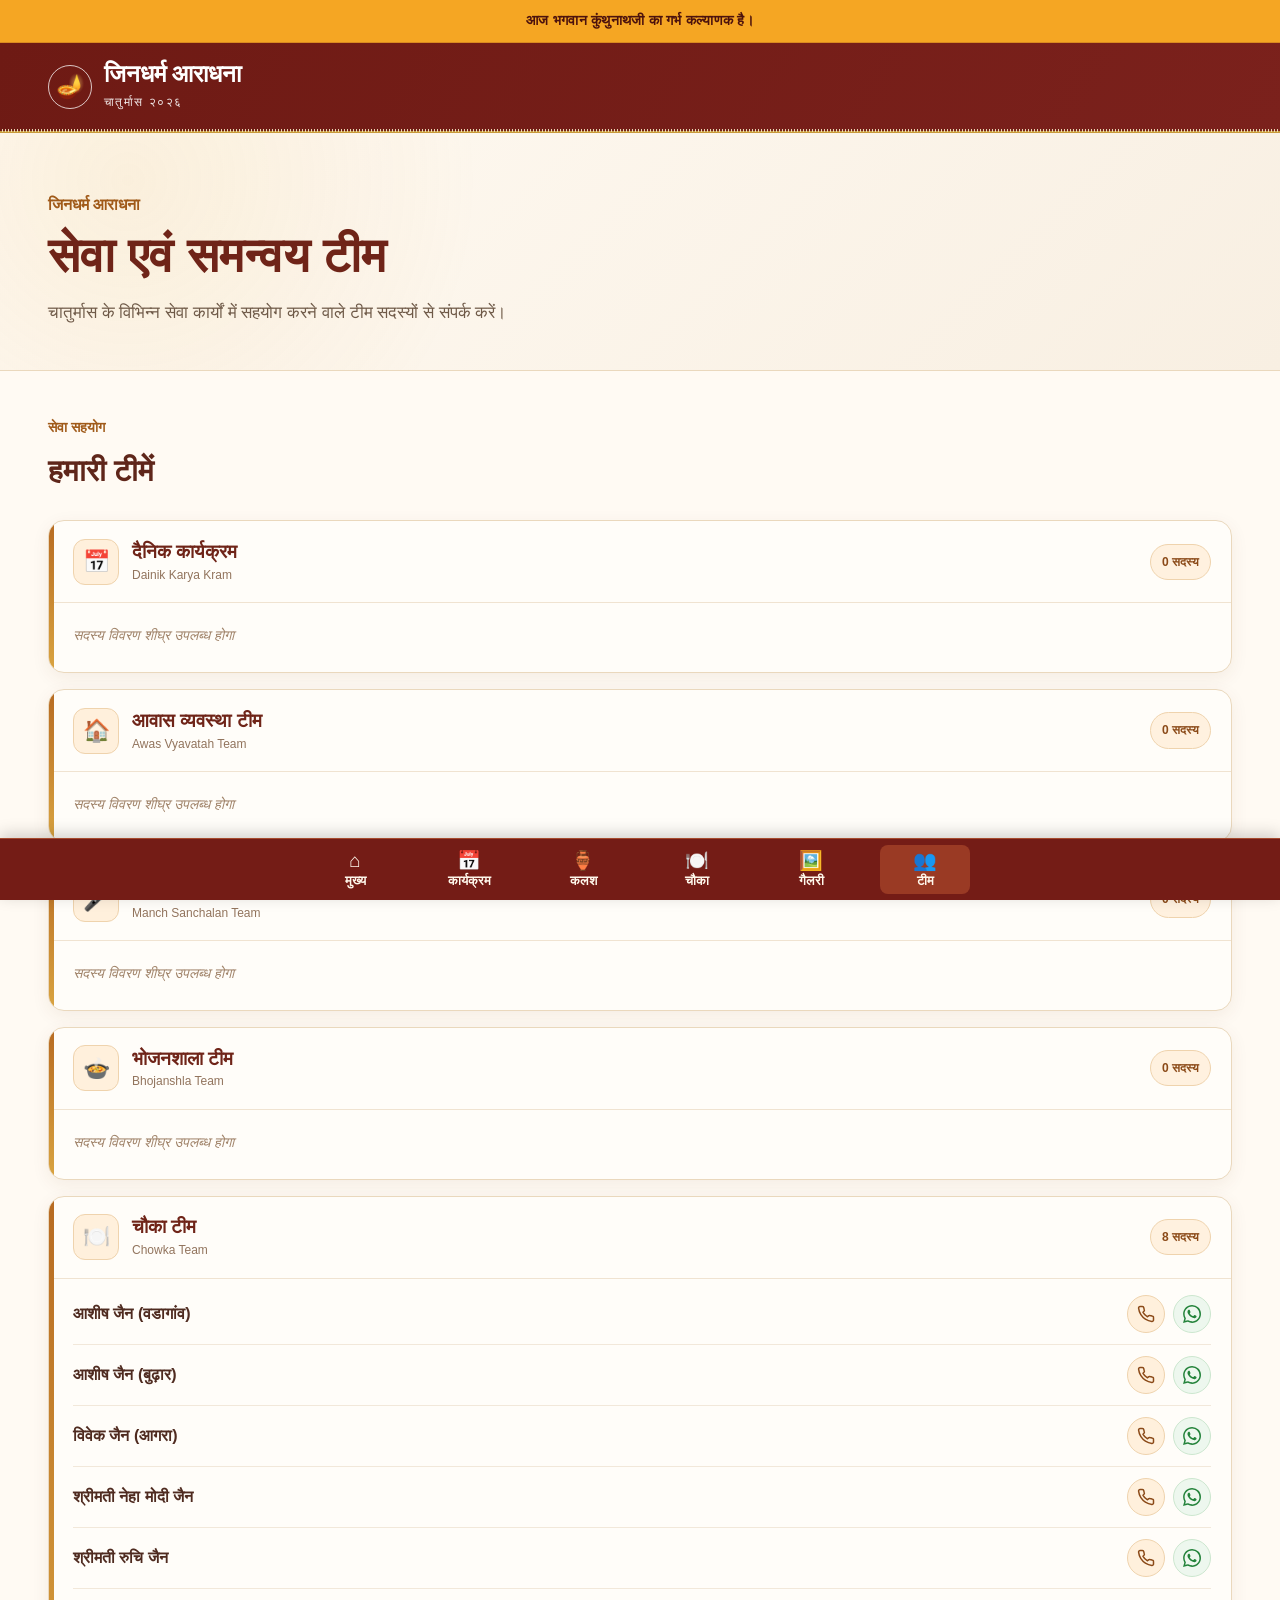
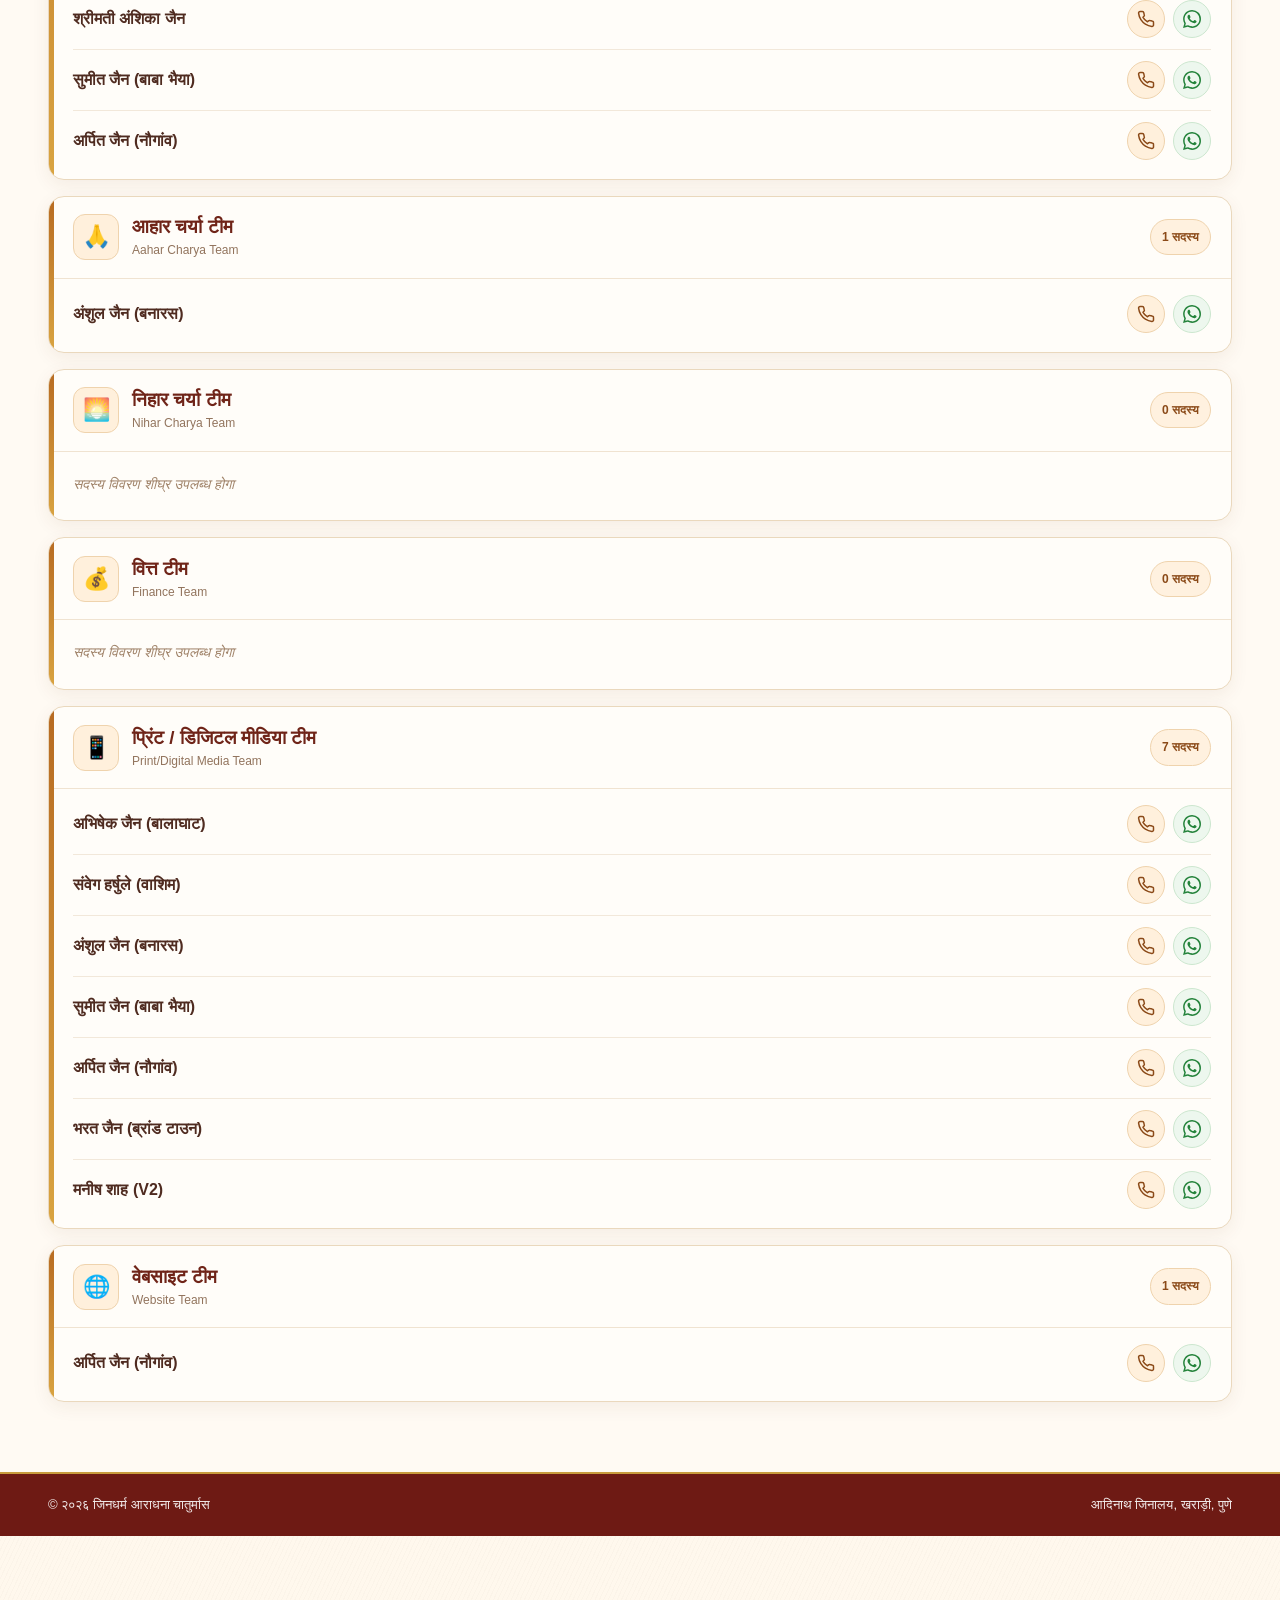
<file: team.html>
<!DOCTYPE html>
<html lang="hi">
<head>
  <meta charset="UTF-8">
  <meta name="viewport" content="width=device-width, initial-scale=1.0">
  <title>टीम | जिनधर्म आराधना चातुर्मास 2026</title>
  <link rel="stylesheet" href="./css/style.css">
  <link rel="stylesheet" href="./css/team.css">
    <link rel="stylesheet" href="./css/components.css">
  <link rel="stylesheet" href="./css/responsive.css">
</head>
<body>
    <div class="announcement-bar">
    <span id="announce-text">🙏 जिनधर्म आराधना चातुर्मास में आपका स्वागत है</span>
  </div>

  <header class="site-header">
    <div class="container nav-wrapper">
      <a class="brand" href="index.html" aria-label="जिनधर्म आराधना">
        <span class="brand-icon">🪔</span>
        <span>
          <span class="brand-title">जिनधर्म आराधना</span>
          <span class="brand-subtitle">चातुर्मास २०२६</span>
        </span>
      </a>
    </div>
  </header>


  <main>
    <section class="team-hero">
      <div class="container">
        <div class="team-eyebrow">जिनधर्म आराधना</div>
        <h1>सेवा एवं समन्वय टीम</h1>
        <p>चातुर्मास के विभिन्न सेवा कार्यों में सहयोग करने वाले टीम सदस्यों से संपर्क करें।</p>
      </div>
    </section>

    <section class="team-section">
      <div class="container">
        <div class="team-section-heading">
          <span>सेवा सहयोग</span>
          <h2>हमारी टीमें</h2>
        </div>
        <div id="team-loader" class="team-status">टीम विवरण लोड हो रहा है...</div>
        <div id="team-list" class="team-list" aria-live="polite"></div>
        <div id="team-empty" class="team-status team-empty" hidden>टीम की जानकारी उपलब्ध नहीं है।</div>
      </div>
    </section>
  </main>

  <div id="footer"></div>
  <div id="navbar"></div>
  <script src="js/components.js"></script>
   <script src="js/daily-data.js"></script>
  <script src="js/app.js"></script>
  <script src="./js/team.js"></script>
</body>
</html>
</file>
<file: css/style.css>
/* Global token layer and page foundation */
:root {
  --bg: #FFF8ED;
  --bg-soft: #F9F2E8;
  --bg-muted: #EFEAD8;
  --maroon: #6E1A14;
  --maroon-dark: #4C120D;
  --maroon-soft: #9A574C;
  --saffron: #F5A623;
  --saffron-soft: #FCE8C9;
  --gold: #C89B3C;
  --gold-soft: #EADBB4;
  --text: #39271C;
  --text-soft: #6B4F36;
  --text-heading: #412F21;
  --line: #E8DCC8;
  --line-strong: #CBB083;
  --white: #FFFFFF;
  --shadow: rgba(68, 35, 17, 0.08);
}

* {
  box-sizing: border-box;
  margin: 0;
  padding: 0;
}

html {
  scroll-behavior: smooth;
}

body {
  margin: 0;
  color: var(--text);
  background:
    radial-gradient(circle at 15% 6%, rgba(255, 255, 255, 0.88) 0%, transparent 14%),
    radial-gradient(circle at 94% 2%, rgba(245, 166, 35, 0.08) 0%, transparent 12%),
    repeating-linear-gradient(115deg, transparent 0 3px, rgba(79, 46, 25, 0.018) 3px 4px),
    var(--bg);
  font-family: 'Poppins', 'Noto Sans Devanagari', Arial, sans-serif;
  line-height: 1.7;
}

body,
body * {
  -webkit-font-smoothing: antialiased;
}

body::before {
  content: "";
  pointer-events: none;
  position: fixed;
  inset: 0;
  background-image:
    radial-gradient(rgba(110, 26, 20, 0.05) 1px, transparent 1px),
    radial-gradient(rgba(245, 166, 35, 0.04) 1px, transparent 1px);
  background-position: 0 0, 10px 10px;
  background-size: 34px 34px, 34px 34px;
  opacity: 0.45;
  z-index: -1;
}

a {
  color: inherit;
  text-decoration: none;
}

.container {
  width: min(1200px, calc(100% - 96px));
  margin: 0 auto;
}

.site-main {
  min-height: calc(100vh - 220px);
}

.announcement-bar {
  background: var(--saffron);
  color: var(--maroon-dark);
  font-weight: 600;
  font-size: 0.88rem;
  letter-spacing: 0.02em;
  padding: 9px 16px;
  text-align: center;
  border-bottom: 1px solid rgba(110, 26, 20, 0.20);
}

.site-header {
  background: linear-gradient(120deg, var(--maroon) 0%, #7B211C 100%);
  border-bottom: 2px solid var(--gold);
  position: relative;
}

.site-header::after {
  content: "";
  position: absolute;
  left: 0;
  right: 0;
  bottom: -1px;
  height: 3px;
  background-image: repeating-linear-gradient(90deg, transparent 0 2px, var(--gold-soft) 2px 3px);
}

.nav-wrapper {
  min-height: 88px;
  display: flex;
  align-items: center;
  justify-content: space-between;
  gap: 28px;
}

.brand {
  display: inline-flex;
  align-items: center;
  gap: 12px;
  color: var(--white);
}

.brand-icon {
  width: 44px;
  height: 44px;
  border-radius: 50%;
  border: 1px solid rgba(255, 255, 255, 0.75);
  display: inline-flex;
  align-items: center;
  justify-content: center;
  font-size: 1.45rem;
}

.brand-title {
  display: block;
  font-family: 'Noto Sans Devanagari', serif;
  font-size: clamp(1.15rem, 1.9vw, 1.8rem);
  font-weight: 700;
  line-height: 1.1;
}

.brand-subtitle {
  display: block;
  margin-top: 4px;
  font-size: 0.78rem;
  font-weight: 500;
  opacity: 0.9;
  letter-spacing: 0.12em;
}

.main-nav {
  display: flex;
  align-items: center;
  gap: 28px;
}

.nav-link {
  position: relative;
  font-size: 0.86rem;
  font-weight: 600;
  color: rgba(255, 255, 255, 0.90);
  padding: 8px 0;
}

.nav-link::after {
  content: "";
  position: absolute;
  left: 0;
  right: 0;
  bottom: 4px;
  height: 2px;
  transform: scaleX(0);
  transform-origin: left;
  transition: transform 0.24s ease;
  background: var(--saffron);
}

.nav-link:hover::after,
.nav-link.active::after {
  transform: scaleX(1);
}

.nav-link.active {
  color: #fff;
}

.footer {
  background: var(--maroon);
  color: rgba(255, 255, 255, 0.92);
  border-top: 2px solid var(--gold);
  padding: 20px 0;
}

.footer-content {
  display: flex;
  justify-content: space-between;
  gap: 20px;
  align-items: center;
  font-size: 0.82rem;
}

/* =========================================================
   FIXED BOTTOM NAVIGATION
   ========================================================= */

.mobile-bottom-nav {
  position: fixed !important;

  left: 0 !important;
  right: 0 !important;
  bottom: 0 !important;

  width: 100% !important;

  height: 64px;

  display: flex !important;

  align-items: center;
  justify-content: center;

  gap: 12px;

  padding: 6px 12px;

  box-sizing: border-box;

  background: #741c16;

  border-top: 1px solid #a64a2d;

  box-shadow:
    0 -4px 15px rgba(0, 0, 0, 0.18);

  z-index: 999999 !important;

  /* Very important */
  transform: none !important;

  visibility: visible !important;
  opacity: 1 !important;
}


/* =========================================================
   NAVIGATION LINK
   ========================================================= */

.mobile-bottom-nav .bottom-nav-link {
  min-width: 82px;

  display: flex !important;

  flex-direction: column;

  align-items: center;
  justify-content: center;

  gap: 3px;

  padding: 5px 12px;

  box-sizing: border-box;

  color: #fff8ec !important;

  background: transparent;

  text-decoration: none;

  border-radius: 8px;

  font-family:
    "Noto Sans Devanagari",
    "Noto Sans",
    sans-serif;

  transition:
    background 0.2s ease,
    color 0.2s ease;
}


/* =========================================================
   ICON
   ========================================================= */

.mobile-bottom-nav .bottom-nav-icon {
  display: block;

  color: #fff8ec !important;

  font-size: 18px;

  line-height: 1;
}


/* =========================================================
   TEXT
   ========================================================= */

.mobile-bottom-nav .bottom-nav-label {
  display: block;

  color: #fff8ec !important;

  font-size: 12px;

  font-weight: 700;

  line-height: 1.2;

  white-space: nowrap;
}


/* =========================================================
   ACTIVE
   ========================================================= */

.mobile-bottom-nav .bottom-nav-link.active {
  color: #fff8ec !important;

  background: #9a3a24 !important;
}

.mobile-bottom-nav .bottom-nav-link.active .bottom-nav-icon,

.mobile-bottom-nav .bottom-nav-link.active .bottom-nav-label {
  color: #fff8ec !important;
}


/* =========================================================
   HOVER
   ========================================================= */

.mobile-bottom-nav .bottom-nav-link:hover {
  background: #8d2b1d;

  color: #fff8ec !important;
}


/* =========================================================
   DESKTOP
   ========================================================= */

@media (min-width: 901px) {

  .mobile-bottom-nav {
    height: 62px;

    gap: 24px;

    padding: 6px 24px;
  }

  .mobile-bottom-nav .bottom-nav-link {
    min-width: 90px;

    padding: 6px 16px;
  }

  .mobile-bottom-nav .bottom-nav-icon {
    font-size: 19px;
  }

  .mobile-bottom-nav .bottom-nav-label {
    font-size: 13px;
  }

}


/* =========================================================
   MOBILE
   ========================================================= */

@media (max-width: 600px) {

  .mobile-bottom-nav {
    height: 64px;

    gap: 2px;

    padding:
      5px 3px calc(5px + env(safe-area-inset-bottom));
  }

  .mobile-bottom-nav .bottom-nav-link {
    min-width: 0;

    flex: 1;

    padding: 5px 2px;
  }

  .mobile-bottom-nav .bottom-nav-icon {
    font-size: 17px;
  }

  .mobile-bottom-nav .bottom-nav-label {
    font-size: 10px;
  }

}


/* =========================================================
   DON'T HIDE PAGE CONTENT BEHIND NAV
   ========================================================= */

body {
  padding-bottom: 74px !important;
}

@media (max-width: 600px) {

  body {
    padding-bottom: 78px !important;
  }

}

/* Shared animations and utility polish */
.hero-copy,
.hero-image-panel,
.nav-card,
.content-panel,
.gallery-tile {
  animation: fadeIn 640ms ease both;
}

.nav-card {
  animation-name: cardLiftIn;
}

@keyframes fadeIn {
  from {
    opacity: 0;
    transform: translateY(10px);
  }

  to {
    opacity: 1;
    transform: translateY(0);
  }
}

@keyframes cardLiftIn {
  from {
    opacity: 0;
    transform: translateY(12px);
  }

  to {
    opacity: 1;
    transform: translateY(0);
  }
}

@keyframes heroSlideIn {
  from {
    opacity: 0;
    transform: translateX(12px);
  }

  to {
    opacity: 1;
    transform: translateX(0);
  }
}
</file>
<file: css/components.css>
/* Component layer: homepage modules and reusable UI */
.hero-section {
  padding: clamp(48px, 7vw, 96px) 0 46px;
}

.page-hero {
  padding: clamp(40px, 6vw, 84px) 0 30px;
  background: linear-gradient(120deg, rgba(110, 26, 20, 0.05), transparent), radial-gradient(circle at 90% 11%, rgba(245,166,35,0.10) 0%, transparent 20%);
}

.page-hero-content {
  display: flex;
  align-items: center;
}

.page-title {
  margin-top: 10px;
  font-family: 'Noto Sans Devanagari', serif;
  font-size: clamp(2rem, 4.5vw, 3rem);
  line-height: 1.16;
  color: var(--maroon);
}

.page-subtitle {
  margin-top: 12px;
  color: var(--text-soft);
  font-size: 1rem;
}

.chowka-page .page-hero {
  background: linear-gradient(135deg, rgba(110, 26, 20, 0.06), transparent), radial-gradient(circle at 90% 18%, rgba(245,166,35,0.14), transparent 26%);
}

.chowka-page .page-title {
  color: var(--maroon);
  font-size: clamp(1.92rem, 4.1vw, 2.82rem);
}

.chowka-page .page-subtitle {
  font-family: 'Noto Sans Devanagari', serif;
  color: var(--text-soft);
  font-size: 1rem;
}

.chowka-page .page-section {
  padding-top: 40px;
}

.chowka-page .content-panel {
  border-color: rgba(200, 155, 60, 0.38);
}

.chowka-page .side-panel {
  background: linear-gradient(180deg, var(--white), #F8F1E8);
}

.chowka-page .panel-title {
  font-size: 1.16rem;
}

.chowka-page .sequence-title {
  color: var(--maroon);
}

.chowka-page .sequence-list li {
  background: linear-gradient(90deg, #FFFDF9, var(--bg-soft));
}

.chowka-page .food-row span {
  color: var(--text-heading);
}

.chowka-page .food-divider {
  color: var(--saffron);
}

.chowka-page .special-note {
  border-left: 4px solid var(--gold);
}

.page-section {
  padding: 24px 0 72px;
}

.hero-layout {
  display: grid;
  grid-template-columns: minmax(400px, 0.92fr) minmax(500px, 1.08fr);
  align-items: center;
  gap: clamp(34px, 5vw, 74px);
}

.hero-image-panel {
  position: relative;
}

.hero-image-panel::before,
.hero-image-panel::after {
  content: "";
  position: absolute;
  width: 96px;
  height: 96px;
  border-radius: 50%;
  border: 1px solid var(--gold-soft);
  opacity: 0.95;
}

.hero-image-panel::before {
  width: 118px;
  height: 118px;
  top: -24px;
  right: 16px;
}

.hero-image-panel::after {
  width: 142px;
  height: 142px;
  bottom: -30px;
  left: -24px;
}

.image-stage {
  position: relative;
  background: linear-gradient(180deg, rgba(255, 255, 255, 0.86), rgba(255, 248, 237, 0.78));
  border-radius: 38px;
  border: 1px solid var(--line-strong);
  min-height: 480px;
  display: flex;
  align-items: center;
  justify-content: center;
  overflow: hidden;
  box-shadow: inset 0 0 0 1px var(--white), 0 22px 56px var(--shadow);
}

.image-stage.image-stage-dual {
  display: flex;
  flex-direction: column;
  gap: 12px;
  align-items: center;
  justify-content: center;
  padding: 26px 24px;
  min-height: 500px;
}

.image-stage::before {
  content: "";
  position: absolute;
  inset: 12px;
  border-radius: 28px;
  border: 1px dashed var(--gold);
  pointer-events: none;
}

.image-stage::after {
  content: "✧";
  position: absolute;
  left: 34px;
  top: 36px;
  color: var(--gold);
  font-size: 2rem;
}

.maharaj-gallery {
  width: 100%;
  display: flex;
  align-items: flex-end;
  justify-content: center;
  gap: 24px;
}

.nameplate {
  width: 100%;
  margin-top: 12px;
  text-align: center;
  display: flex;
  flex-direction: column;
  align-items: center;
  gap: 4px;
}

.nameplate .nameplate-title {
  display: block;
}

.nameplate .nameplate-title + .nameplate-title {
  margin-top: 0;
}

.maharaj-figure {
  position: relative;
  display: flex;
  align-items: flex-end;
  justify-content: center;
  flex: 1;
  min-width: 0;
}

.maharaj-figure.senior-figure {
  flex: 1.24;
}

.maharaj-figure.junior-figure {
  flex: 0.94;
}

.maharaj-image {
  position: relative;
  width: min(460px, 92%);
  height: auto;
  max-height: 510px;
  object-fit: contain;
  display: block;
  margin: 0 auto;
  z-index: 1;
}

.senior-image {
  width: clamp(230px, 28vw, 315px);
  max-height: 450px;
}

.junior-image {
  width: clamp(190px, 22vw, 230px);
  max-height: 370px;
  opacity: 0.98;
}

.nameplate-title {
  display: block;
}

.nameplate-subtitle {
  margin-top: 6px;
  font-size: clamp(0.88rem, 1.7vw, 1.12rem);
  color: var(--text-soft);
}

.nameplate {
  margin-top: 10px;
  text-align: center;
}

.nameplate-title {
  display: block;
  font-family: 'Noto Sans Devanagari', serif;
  font-size: clamp(0.78rem, 1.16vw, 1.00rem);
  line-height: 1.30;
  color: var(--maroon);
  font-weight: 700;
}

.nameplate-title + .nameplate-title {
  margin-top: 0;
}

.nameplate-subtitle {
  font-size: clamp(0.70rem, 1.04vw, 0.88rem);
  color: var(--text-soft);
}

.hero-copy {
  animation: heroSlideIn 700ms ease both;
}

.event-eyebrow {
  display: inline-flex;
  align-items: center;
  gap: 12px;
  color: var(--maroon);
  font-weight: 700;
  font-size: 0.88rem;
  letter-spacing: 0.12em;
  text-transform: uppercase;
}

.event-eyebrow::before {
  content: "";
  width: 54px;
  height: 2px;
  background: var(--gold);
}

.hero-title {
  margin-top: 14px;
  color: var(--maroon-dark);
  font-family: 'Noto Sans Devanagari', serif;
  font-size: clamp(2rem, 4.8vw, 3.9rem);
  line-height: 1.12;
  letter-spacing: -0.02em;
}

.hero-title::first-line {
  font-weight: 700;
}

.hero-copy .event-eyebrow,
.hero-copy .location-block,
.hero-copy .hero-title,
.hero-copy .highlight-card {
  letter-spacing: 0.01em;
}

.location-block {
  margin-top: 22px;
  padding-top: 16px;
  border-top: 1px solid var(--line);
}

.location-block .location-name {
  font-family: 'Noto Sans Devanagari', serif;
  font-size: clamp(1rem, 2vw, 1.55rem);
  font-weight: 700;
  color: var(--maroon);
}

.location-block .location-place {
  margin-top: 2px;
  font-size: 0.98rem;
  color: var(--text-soft);
}

.highlight-card {
  margin-top: 28px;
  background: linear-gradient(180deg, var(--white), #FFFDF7);
  border-radius: 24px;
  border: 1px solid var(--gold-soft);
  box-shadow: 0 16px 40px var(--shadow), inset 0 0 0 1px rgba(200,155,60,0.34);
  padding: 24px;
}

.highlight-card .card-header {
  display: flex;
  align-items: center;
  gap: 12px;
  padding-bottom: 14px;
  border-bottom: 1px solid var(--line);
}

.card-header .card-icon {
  width: 38px;
  height: 38px;
  border-radius: 50%;
  display: inline-flex;
  align-items: center;
  justify-content: center;
  background: var(--saffron-soft);
  color: var(--maroon);
}

.card-title {
  font-family: 'Noto Sans Devanagari', serif;
  font-weight: 700;
  color: var(--maroon);
  font-size: clamp(1.05rem, 2vw, 1.28rem);
}

.highlight-list {
  padding-top: 12px;
}

.highlight-row {
  display: flex;
  justify-content: space-between;
  align-items: center;
  gap: 20px;
  padding: 12px 0;
  border-bottom: 1px solid rgba(190,167,118,0.36);
}

.highlight-row:last-child {
  border-bottom: none;
}

.highlight-row .lbl {
  font-family: 'Noto Sans Devanagari', serif;
  font-size: 0.88rem;
  color: var(--text-soft);
}

.highlight-row .value {
  text-align: right;
  font-weight: 700;
  color: var(--text-heading);
  font-size: 0.87rem;
}

.highlight-row.announcement-row .value {
  color: var(--maroon);
}

.navigation-section {
  padding: 42px 0 54px;
}

.section-heading.centered {
  text-align: center;
}

.section-heading {
  margin-bottom: 24px;
}

.section-kicker {
  color: var(--saffron);
  font-size: 0.78rem;
  font-weight: 700;
  letter-spacing: 0.14em;
  text-transform: uppercase;
}

.section-title {
  margin-top: 8px;
  color: var(--maroon);
  font-family: 'Noto Sans Devanagari', serif;
  font-size: clamp(1.54rem, 3vw, 2.34rem);
  line-height: 1.14;
}

.nav-card-grid {
  display: grid;
  grid-template-columns: repeat(5, minmax(175px, 1fr));
  gap: 20px;
}

.nav-card {
  background: var(--white);
  min-height: 195px;
  border-radius: 24px;
  padding: 24px 20px;
  border: 1px solid var(--line);
  position: relative;
  display: flex;
  flex-direction: column;
  align-items: center;
  justify-content: center;
  text-align: center;
  transition: transform 260ms ease, box-shadow 260ms ease, border-color 260ms ease;
  box-shadow: 0 10px 24px rgba(118, 105, 66, 0.08);
}

.nav-card::before {
  content: "";
  position: absolute;
  top: 12px;
  left: 12px;
  right: 12px;
  height: 2px;
  background: repeating-linear-gradient(90deg, var(--gold) 0 3px, transparent 3px 5px);
  opacity: 0.75;
}

.nav-card:hover {
  transform: translateY(-8px);
  box-shadow: 0 24px 50px var(--shadow);
  border-color: var(--gold);
}

.nav-card-icon {
  display: inline-flex;
  justify-content: center;
  align-items: center;
  font-size: 2rem;
  color: var(--maroon);
}

.nav-card-title {
  margin-top: 12px;
  font-family: 'Noto Sans Devanagari', serif;
  font-weight: 700;
  color: var(--text-heading);
  font-size: 1rem;
  line-height: 1.32;
}

.nav-card-subtitle {
  display: inline-block;
  margin-top: 8px;
  font-size: 0.76rem;
  letter-spacing: 0.10em;
  color: var(--text-soft);
}

.featured-schedule {
  padding-bottom: 54px;
}

.compact-panel {
  background: linear-gradient(180deg, var(--white), var(--bg-soft));
  border-radius: 24px;
  border: 1px solid var(--line-strong);
  padding: clamp(24px, 3vw, 42px);
}

.timeline-list {
  display: flex;
  flex-wrap: wrap;
  gap: 20px;
  align-items: center;
}

.timeline-list.vertical {
  display: grid;
  grid-template-columns: 1fr;
  gap: 16px;
  margin-top: 12px;
}

.timeline-item {
  display: flex;
  align-items: center;
  gap: 14px;
}

.timeline-list.vertical .timeline-item {
  align-items: center;
  justify-content: flex-start;
  padding: 12px 0;
  border-bottom: 1px solid var(--line);
}

.timeline-list.vertical .timeline-item:last-child {
  border-bottom: 0;
}

.timeline-item .time {
  background: var(--maroon);
  color: var(--white);
  padding: 7px 14px;
  border-radius: 99px;
  font-weight: 700;
  font-size: 0.78rem;
}

.timeline-item .event-title {
  font-family: 'Noto Sans Devanagari', serif;
  font-weight: 600;
  color: var(--text-heading);
}

.timeline-list.vertical .event-detail {
  color: var(--text-soft);
  font-size: 0.78rem;
  margin-left: 10px;
}

.two-column-layout {
  display: grid;
  grid-template-columns: minmax(560px, 2fr) minmax(260px, 1fr);
  gap: 30px;
}

.grid-two {
  display: grid;
  grid-template-columns: repeat(2, minmax(0, 1fr));
  gap: 30px;
  align-items: stretch;
}

.content-panel {
  background: linear-gradient(180deg, var(--white), #FFFDF9);
  border-radius: 24px;
  border: 1px solid var(--line);
  padding: 28px;
  box-shadow: 0 12px 32px var(--shadow);
  min-height: 100%;
  height: auto;
}

.content-panel.highlight-panel {
  border-color: var(--gold-soft);
}

.large-panel {
  min-height: 420px;
}

.side-panel {
  background: linear-gradient(180deg, #FFFDFB, var(--bg-soft));
  display: flex;
  flex-direction: column;
}

.side-panel .panel-head {
  display: block;
  padding-bottom: 14px;
  border-bottom: 1px solid var(--line);
}

.side-panel .panel-head.compact {
  justify-content: flex-start;
}

.side-panel .panel-head p {
  margin-top: 12px;
  color: var(--text-soft);
  font-size: 0.88rem;
  line-height: 1.74;
}

.side-panel .panel-head .panel-title {
  display: inline-block;
  margin-bottom: 2px;
}

.panel-head {
  display: flex;
  align-items: center;
  justify-content: space-between;
  gap: 12px;
  padding-bottom: 14px;
  border-bottom: 1px solid var(--line);
}

.panel-head.compact {
  justify-content: flex-start;
}

.panel-title {
  font-family: 'Noto Sans Devanagari', serif;
  font-weight: 700;
  color: var(--maroon);
  font-size: 1.25rem;
}

.badge {
  display: inline-flex;
  align-items: center;
  background: var(--saffron-soft);
  color: var(--maroon);
  padding: 6px 14px;
  border-radius: 99px;
  font-size: 0.72rem;
  font-weight: 700;
  border: 1px solid rgba(245,166,35,0.50);
}

.feature-copy {
  margin-top: 18px;
}

.feature-copy p {
  color: var(--text-soft);
  font-size: 0.98rem;
  line-height: 1.88;
}

.feature-copy p strong {
  color: var(--maroon);
}

.feature-list {
  margin-top: 14px;
  padding-left: 24px;
}

.feature-list li {
  margin: 10px 0;
  color: var(--text);
}

.intro-block {
  padding-bottom: 8px;
}

.intro-block .lead-text {
  margin: 0 0 12px;
  color: var(--maroon);
  font-family: 'Noto Sans Devanagari', serif;
  font-size: clamp(1.08rem, 2.2vw, 1.38rem);
  line-height: 1.56;
}

.special-note {
  display: flex;
  align-items: flex-start;
  gap: 12px;
  margin-top: 12px;
  padding: 12px 14px;
  border-radius: 16px;
  background: var(--bg-soft);
  border: 1px solid var(--gold-soft);
}

.special-note p {
  margin: 0;
  font-size: 0.90rem;
  line-height: 1.70;
}

.special-note .notice-icon {
  display: inline-flex;
  align-items: center;
  justify-content: center;
  min-width: 40px;
  font-size: 1.44rem;
}

.sequence-block {
  margin-top: 24px;
  padding-top: 20px;
  border-top: 1px solid var(--line);
}

.sequence-title {
  font-family: 'Noto Sans Devanagari', serif;
  font-size: 1rem;
  font-weight: 700;
  color: var(--maroon);
  letter-spacing: 0.04em;
}

.sequence-list {
  list-style: none;
  padding-left: 0;
  margin-top: 16px;
}

.sequence-list li {
  position: relative;
  margin: 0 0 10px;
  padding: 12px 12px 12px 40px;
  border-radius: 12px;
  background: linear-gradient(90deg, rgba(255,248,237,0.88), var(--white));
  border: 1px solid rgba(245,166,35,0.24);
  line-height: 1.36;
}

.sequence-list li::before {
  content: "✦";
  position: absolute;
  top: 11px;
  left: 13px;
  color: var(--gold);
  font-weight: 700;
}

.sequence-list li span {
  display: inline-block;
  font-family: 'Noto Sans Devanagari', serif;
  font-weight: 700;
  color: var(--text-heading);
}

.sequence-list li small {
  display: block;
  margin-top: 4px;
  color: var(--text-soft);
  font-size: 0.70rem;
}

.food-menu-block {
  margin-top: 18px;
}

.food-divider {
  color: var(--gold);
  font-size: 1.46rem;
  line-height: 1;
  letter-spacing: 0.20em;
}

.food-list {
  margin-top: 14px;
}

.food-row {
  position: relative;
  padding: 9px 0;
  border-bottom: 1px solid rgba(190,167,118,0.34);
}

.food-row:last-child {
  border-bottom: none;
}

.food-row span {
  display: inline-block;
  font-family: 'Noto Sans Devanagari', serif;
  font-size: 0.88rem;
  color: var(--text-soft);
  line-height: 1.46;
}

.notice-box {
  margin-top: 20px;
  border-radius: 18px;
  border: 1px solid var(--gold-soft);
  background: var(--bg-soft);
  padding: 20px;
}

.notice-box p {
  margin-top: 12px;
  color: var(--text-soft);
  line-height: 1.78;
}

.notice-icon {
  color: var(--gold);
  font-size: 1.8rem;
}

.calendar-stack {
  margin-top: 16px;
}

.calendar-row {
  display: flex;
  justify-content: space-between;
  gap: 28px;
  padding: 12px 0;
  border-bottom: 1px solid var(--line);
}

.calendar-row:last-child {
  border-bottom: 0;
}

.calendar-row .row-label {
  font-family: 'Noto Sans Devanagari', serif;
  color: var(--text-soft);
}

.calendar-row .row-value {
  font-weight: 700;
  color: var(--text-heading);
}

.gallery-grid {
  display: grid;
  grid-template-columns: repeat(4, minmax(170px, 1fr));
  gap: 22px;
}

.gallery-tile {
  min-height: 220px;
  border-radius: 24px;
  background: linear-gradient(180deg, var(--white), var(--bg-soft));
  border: 1px solid var(--line-strong);
  display: flex;
  flex-direction: column;
  align-items: center;
  justify-content: center;
  box-shadow: 0 12px 30px var(--shadow);
}

.gallery-tile .gallery-title {
  font-family: 'Noto Sans Devanagari', serif;
  color: var(--maroon);
  font-weight: 700;
  font-size: 1rem;
}

.gallery-tile .gallery-subtitle {
  margin-top: 8px;
  color: var(--text-soft);
  font-size: 0.78rem;
}


/* ==========================================
   NAVBAR
========================================== */

.site-nav {

    position: sticky;

    top: 0;

    z-index: 1000;

    background:
        rgba(255, 248, 237, 0.96);

    backdrop-filter:
        blur(12px);

    border-bottom:
        1px solid #e4c98e;

}


.nav-container {

    max-width: 1200px;

    margin: auto;

    padding:
        10px 20px;

    display: flex;

    align-items: center;

    justify-content: space-between;

}


.nav-logo {

    display: flex;

    align-items: center;

    gap: 8px;

    color:
        #6E1A14;

    text-decoration: none;

    font-weight: 700;

}


.nav-links {

    display: flex;

    gap: 8px;

}


.nav-links a {

    padding:
        10px 12px;

    border-radius: 10px;

    text-decoration: none;

    color:
        #5b4638;

    transition:
        .2s ease;

}


.nav-links a:hover,
.nav-links a.active {

    background:
        #fff0cf;

    color:
        #6E1A14;

}


.nav-toggle {

    display: none;

    border: none;

    background: transparent;

    font-size: 25px;

    cursor: pointer;

}


/* ==========================================
   FOOTER
========================================== */

.site-footer {

    margin-top: 70px;

    padding:
        45px 20px;

    text-align: center;

    background:
        #6E1A14;

    color:
        #fff4df;

    border-top:
        4px solid #C89B3C;

}


.footer-ornament {

    color:
        #F5A623;

    margin-bottom:
        15px;

}


.site-footer h3 {

    margin:
        5px 0;

    font-family:
        "Noto Sans Devanagari",
        sans-serif;

}


.footer-divider {

    width:
        100px;

    height:
        1px;

    margin:
        20px auto;

    background:
        #C89B3C;

}


.footer-small {

    font-size:
        13px;

    opacity:
        .8;

}


/* ==========================================
   MOBILE
========================================== */

@media(max-width:800px) {

    .nav-toggle {

        display: block;

        color:
            #6E1A14;

    }


    .nav-links {

        position: absolute;

        top: 100%;

        left: 0;

        right: 0;

        display: none;

        flex-direction: column;

        background:
            #fff8ed;

        padding: 12px;

        border-bottom:
            1px solid #e4c98e;

    }


    .nav-links.open {

        display: flex;

    }


    .nav-links a {

        padding:
            14px;

    }

}
</file>
<file: css/responsive.css>
/* Responsive design rules */
@media (max-width: 1180px) {
  .container {
    width: min(1200px, calc(100% - 48px));
  }

  .nav-card-grid {
    grid-template-columns: repeat(2, minmax(210px, 1fr));
  }

  .image-stage {
    min-height: auto;
    padding-top: 28px;
  }

  .maharaj-gallery {
    gap: 16px;
  }

  .senior-image {
    width: clamp(210px, 34vw, 310px);
  }

  .junior-image {
    width: clamp(170px, 24vw, 220px);
  }
}

@media (max-width: 780px) {
  .site-header {
    background: linear-gradient(180deg, var(--maroon) 0%, #7B211C 100%);
  }

  .nav-wrapper {
    min-height: auto;
    padding: 16px 0;
    display: flex;
    align-items: center;
    justify-content: center;
  }

  .brand {
    justify-content: center;
  }

  .main-nav {
    display: none;
  }

  .hero-section {
    padding-top: 24px;
  }

  .hero-layout {
    grid-template-columns: 1fr;
  }

  .two-column-layout,
  .grid-two {
    grid-template-columns: 1fr;
  }

  .hero-image-panel {
    order: 1;
  }

  .hero-copy {
    order: 2;
  }

  .image-stage.image-stage-dual {
    min-height: auto;
    padding: 18px;
  }

  .maharaj-gallery {
    flex-direction: row;
    align-items: flex-end;
    gap: 10px;
  }

  .senior-image {
    width: min(230px, 34vw);
  }

  .junior-image {
    width: min(190px, 28vw);
  }

  .nameplate {
    width: 100%;
  }

  .nameplate-title {
    font-size: 1rem;
    line-height: 1.36;
  }

  .nav-card-grid {
    grid-template-columns: 1fr;
  }

  .gallery-grid {
    grid-template-columns: repeat(2, minmax(150px, 1fr));
  }

  .nav-card {
    min-height: 160px;
  }

  .hero-title {
    font-size: 2rem;
  }

  .hero-copy {
    text-align: center;
  }

  .event-eyebrow {
    justify-content: center;
  }

  .highlight-row {
    align-items: flex-start;
    flex-direction: column;
  }

  .highlight-row .value {
    text-align: left;
  }

  .footer-content {
    flex-direction: column;
    text-align: center;
  }

  .hero-layout {
    gap: 30px;
  }

  .hero-image-panel {
    width: 100%;
  }

  .image-stage {
    min-height: auto;
    border-radius: 28px;
    padding: 14px;
  }

  .maharaj-image {
    width: min(370px, 96%);
    max-height: none;
  }

  .nameplate-title {
    font-size: 1.30rem;
    line-height: 1.4;
  }

  .hero-copy .hero-title {
    font-size: clamp(1.80rem, 8vw, 2.80rem);
    line-height: 1.18;
  }

  .hero-copy .location-block .location-name {
    font-size: 1.22rem;
  }

  .nav-card-title {
    font-size: 1.04rem;
  }

  .nav-card-subtitle {
    font-size: 0.72rem;
  }

  .nav-card,
  .content-panel,
  .highlight-card {
    min-height: auto;
  }

  /* =========================================================
   FIXED BOTTOM NAVIGATION
   ========================================================= */

  .mobile-bottom-nav {
    position: fixed !important;

    left: 0 !important;
    right: 0 !important;
    bottom: 0 !important;

    width: 100% !important;

    height: 64px;

    display: flex !important;

    align-items: center;
    justify-content: center;

    gap: 12px;

    padding: 6px 12px;

    box-sizing: border-box;

    background: #741c16;

    border-top: 1px solid #a64a2d;

    box-shadow:
      0 -4px 15px rgba(0, 0, 0, 0.18);

    z-index: 999999 !important;

    /* Very important */
    transform: none !important;

    visibility: visible !important;
    opacity: 1 !important;
  }


  /* =========================================================
   NAVIGATION LINK
   ========================================================= */

  .mobile-bottom-nav .bottom-nav-link {
    min-width: 82px;

    display: flex !important;

    flex-direction: column;

    align-items: center;
    justify-content: center;

    gap: 3px;

    padding: 5px 12px;

    box-sizing: border-box;

    color: #fff8ec !important;

    background: transparent;

    text-decoration: none;

    border-radius: 8px;

    font-family:
      "Noto Sans Devanagari",
      "Noto Sans",
      sans-serif;

    transition:
      background 0.2s ease,
      color 0.2s ease;
  }


  /* =========================================================
   ICON
   ========================================================= */

  .mobile-bottom-nav .bottom-nav-icon {
    display: block;

    color: #fff8ec !important;

    font-size: 18px;

    line-height: 1;
  }


  /* =========================================================
   TEXT
   ========================================================= */

  .mobile-bottom-nav .bottom-nav-label {
    display: block;

    color: #fff8ec !important;

    font-size: 12px;

    font-weight: 700;

    line-height: 1.2;

    white-space: nowrap;
  }


  /* =========================================================
   ACTIVE
   ========================================================= */

  .mobile-bottom-nav .bottom-nav-link.active {
    color: #fff8ec !important;

    background: #9a3a24 !important;
  }

  .mobile-bottom-nav .bottom-nav-link.active .bottom-nav-icon,

  .mobile-bottom-nav .bottom-nav-link.active .bottom-nav-label {
    color: #fff8ec !important;
  }


  /* =========================================================
   HOVER
   ========================================================= */

  .mobile-bottom-nav .bottom-nav-link:hover {
    background: #8d2b1d;

    color: #fff8ec !important;
  }


  /* =========================================================
   DESKTOP
   ========================================================= */

  @media (min-width: 901px) {

    .mobile-bottom-nav {
      height: 62px;

      gap: 24px;

      padding: 6px 24px;
    }

    .mobile-bottom-nav .bottom-nav-link {
      min-width: 90px;

      padding: 6px 16px;
    }

    .mobile-bottom-nav .bottom-nav-icon {
      font-size: 19px;
    }

    .mobile-bottom-nav .bottom-nav-label {
      font-size: 13px;
    }

  }


  /* =========================================================
   MOBILE
   ========================================================= */

  @media (max-width: 600px) {

    .mobile-bottom-nav {
      height: 64px;

      gap: 2px;

      padding:
        5px 3px calc(5px + env(safe-area-inset-bottom));
    }

    .mobile-bottom-nav .bottom-nav-link {
      min-width: 0;

      flex: 1;

      padding: 5px 2px;
    }

    .mobile-bottom-nav .bottom-nav-icon {
      font-size: 17px;
    }

    .mobile-bottom-nav .bottom-nav-label {
      font-size: 10px;
    }

  }


  /* =========================================================
   DON'T HIDE PAGE CONTENT BEHIND NAV
   ========================================================= */

  body {
    padding-bottom: 74px !important;
  }

  @media (max-width: 600px) {

    body {
      padding-bottom: 78px !important;
    }

  }

  .bottom-nav-link {
    min-height: 54px;
    display: flex;
    align-items: center;
    justify-content: center;
    flex-direction: column;
    gap: 4px;
    color: rgba(255, 255, 255, 0.90);
    font-size: 0.70rem;
    font-weight: 700;
    border-radius: 12px;
  }

  .bottom-nav-link.active {
    background: var(--saffron);
    color: var(--maroon-dark);
  }

  .bottom-nav-icon {
    line-height: 1;
    font-size: 1.20rem;
  }

  .bottom-nav-label {
    font-family: 'Noto Sans Devanagari', serif;
    line-height: 1.1;
    letter-spacing: 0.02em;
  }

  body {
    padding-bottom: 84px;
  }

  .site-main {
    min-height: auto;
  }
}

@media (max-width: 540px) {
  .container {
    width: min(100%, calc(100% - 28px));
  }

  .hero-layout {
    gap: 24px;
  }

  .hero-copy {
    padding: 0;
  }

  .image-stage {
    border-radius: 24px;
  }

  .nameplate-title {
    font-size: 1.24rem;
  }

  .highlight-card {
    padding: 18px;
  }

  .section-title {
    font-size: 1.7rem;
  }

  .section-heading.centered {
    margin-bottom: 14px;
  }

  .nav-card-grid {
    gap: 14px;
  }

  .nav-card {
    padding: 22px 14px;
  }

  .timeline-list {
    gap: 12px;
  }

  .timeline-item {
    align-items: flex-start;
    flex-direction: column;
    width: 100%;
  }
}

@media (prefers-reduced-motion: reduce) {

  *,
  *::before,
  *::after {
    animation-duration: 1ms !important;
    animation-iteration-count: 1 !important;
    transition-duration: 1ms !important;
    scroll-behavior: auto !important;
  }
}
</file>
<file: css/program.css>
/* =========================================================
   DAINIK KARYAKRAM PAGE
   Collapsible calendar version
   ========================================================= */


/* =========================================================
   HERO
   ========================================================= */

.program-hero {
  padding: 42px 0 30px;

  background:
    radial-gradient(
      circle at 10% 20%,
      rgba(224, 168, 72, 0.12),
      transparent 30%
    ),
    linear-gradient(
      135deg,
      #fffaf2,
      #f8efe2
    );

  border-bottom: 1px solid #ead8bd;
}

.program-eyebrow {
  margin-bottom: 7px;

  color: #a05a19;

  font-size: 14px;
  font-weight: 800;
}

.program-hero-title {
  margin: 0;

  color: #6f2418;

  font-size: clamp(32px, 5vw, 46px);

  line-height: 1.15;
}

.program-hero-description {
  max-width: 760px;

  margin: 12px 0 0;

  color: #6f5a48;

  font-size: 15px;

  line-height: 1.7;
}


/* =========================================================
   PAGE SECTION
   ========================================================= */

.program-section {
  padding: 34px 0 70px;

  background: #fffaf3;
}


/* =========================================================
   DATE SELECTOR
   ========================================================= */

.program-date-selector {
  display: flex;

  align-items: center;

  justify-content: space-between;

  gap: 20px;

  padding: 17px 20px;

  margin-bottom: 13px;

  background: #fffdf9;

  border: 1px solid #ead8bd;

  border-radius: 16px;

  box-shadow:
    0 4px 15px rgba(105, 61, 25, 0.05);
}

.selector-label {
  display: block;

  margin-bottom: 3px;

  color: #a05a19;

  font-size: 13px;

  font-weight: 800;
}

.program-selected-date strong {
  color: #5f261a;

  font-size: 20px;
}

.date-control {
  display: flex;

  align-items: center;

  gap: 10px;
}

.date-control label {
  color: #725d4a;

  font-size: 13px;

  font-weight: 700;
}

.date-control input {
  min-height: 42px;

  padding: 8px 11px;

  font: inherit;

  color: #5f261a;

  background: #fff8ed;

  border: 1px solid #dfc6a6;

  border-radius: 9px;
}

.date-control input:focus {
  outline: 2px solid rgba(160, 90, 25, 0.2);

  outline-offset: 2px;
}


/* =========================================================
   NOTICE
   ========================================================= */

.program-notice {
  display: flex;

  align-items: center;

  gap: 10px;

  padding: 11px 14px;

  margin-bottom: 15px;

  background: #fff4e1;

  border: 1px solid #efd5ae;

  border-radius: 12px;

  color: #7c542f;

  font-size: 14px;

  line-height: 1.5;
}

.notice-icon {
  width: 22px;
  height: 22px;

  flex: 0 0 22px;

  display: inline-flex;

  align-items: center;

  justify-content: center;

  border-radius: 50%;

  background: #b76b22;

  color: #fff;

  font-weight: 800;
}


/* =========================================================
   COLLAPSIBLE CALENDAR
   ========================================================= */

.calendar-wrapper {
  margin-bottom: 20px;
}


/* Small collapsed button */

.calendar-toggle {
  width: 100%;

  display: flex;

  align-items: center;

  justify-content: space-between;

  padding: 12px 16px;

  background: #fffdf9;

  border: 1px solid #ead8bd;

  border-radius: 14px;

  color: #6f2418;

  cursor: pointer;

  text-align: left;

  box-shadow:
    0 4px 14px rgba(105, 61, 25, 0.05);

  transition:
    background 0.2s ease,
    border-color 0.2s ease,
    box-shadow 0.2s ease;
}

.calendar-toggle:hover {
  background: #fff8ee;

  border-color: #dfc29b;
}

.calendar-toggle:focus-visible {
  outline: 2px solid #b76b22;

  outline-offset: 2px;
}

.calendar-toggle-left {
  display: flex;

  align-items: center;

  gap: 11px;
}

.calendar-toggle-icon {
  width: 34px;
  height: 34px;

  display: inline-flex;

  align-items: center;

  justify-content: center;

  border-radius: 9px;

  background: #fff1dc;

  font-size: 17px;
}

.calendar-toggle-text strong {
  display: block;

  color: #6f2418;

  font-size: 15px;

  font-weight: 800;
}

.calendar-toggle-text small {
  display: block;

  margin-top: 2px;

  color: #92745a;

  font-size: 12px;
}

.calendar-toggle-arrow {
  color: #a05a19;

  font-size: 14px;

  transition: transform 0.25s ease;
}

.calendar-toggle.open .calendar-toggle-arrow {
  transform: rotate(180deg);
}


/* =========================================================
   CALENDAR PANEL
   ========================================================= */

.calendar-panel {
  display: none;

  margin-top: 9px;

  padding: 14px;

  background: #fffdf9;

  border: 1px solid #ead8bd;

  border-radius: 16px;

  box-shadow:
    0 5px 18px rgba(105, 61, 25, 0.05);
}

.calendar-panel.open {
  display: block;
}

.calendar-head {
  display: grid;

  grid-template-columns: 38px 1fr 38px;

  align-items: center;

  gap: 8px;

  margin-bottom: 9px;
}

.calendar-month-title {
  text-align: center;

  color: #6f2418;

  font-size: 18px;

  font-weight: 800;
}

.calendar-nav-button {
  width: 38px;
  height: 38px;

  border: 1px solid #e2c9a7;

  border-radius: 9px;

  background: #fff6e9;

  color: #7f2d1c;

  font-size: 23px;

  line-height: 1;

  cursor: pointer;
}

.calendar-nav-button:hover {
  background: #ffedcf;
}

.calendar-nav-button:focus-visible {
  outline: 2px solid #b76b22;

  outline-offset: 2px;
}

.calendar-weekdays,
.calendar-grid {
  display: grid;

  grid-template-columns:
    repeat(7, minmax(0, 1fr));

  gap: 3px;
}

.calendar-weekdays {
  margin-bottom: 3px;
}

.calendar-weekdays span {
  padding: 4px 0;

  text-align: center;

  color: #8c7056;

  font-size: 11px;

  font-weight: 800;
}

.calendar-day {
  position: relative;

  min-height: 38px;

  border: 1px solid transparent;

  border-radius: 8px;

  background: transparent;

  color: #5f261a;

  font: inherit;

  font-size: 13px;

  cursor: pointer;
}

.calendar-day:hover {
  background: #fff1d8;

  border-color: #efd5ae;
}

.calendar-day:focus-visible {
  outline: 2px solid #b76b22;

  outline-offset: 1px;
}

.calendar-day.other-month {
  color: #c7b8a6;

  cursor: default;
}

.calendar-day.selected {
  background: #7f2d1c;

  color: #fff;

  border-color: #7f2d1c;

  font-weight: 800;
}

.calendar-day.today:not(.selected) {
  border-color: #d9a441;

  font-weight: 800;
}

.calendar-day.special:not(.selected) {
  background: #fff1d8;

  border-color: #e9c487;

  font-weight: 800;
}

.calendar-day.special::after {
  content: "";

  position: absolute;

  left: 50%;

  bottom: 3px;

  width: 5px;
  height: 5px;

  transform: translateX(-50%);

  border-radius: 50%;

  background: #b76b22;
}

.calendar-day.selected.special::after {
  background: #ffd978;
}


/* Calendar legend */

.calendar-legend {
  display: flex;

  align-items: center;

  justify-content: center;

  flex-wrap: wrap;

  gap: 16px;

  margin-top: 9px;

  padding-top: 9px;

  border-top: 1px solid #f0e3d1;

  color: #725d4a;

  font-size: 11px;
}

.legend-item {
  display: inline-flex;

  align-items: center;

  gap: 6px;
}

.legend-dot {
  width: 8px;
  height: 8px;

  display: inline-block;

  border-radius: 50%;
}

.legend-dot.special {
  background: #b76b22;
}

.legend-dot.today {
  background: transparent;

  border: 2px solid #d9a441;
}


/* =========================================================
   PROGRAM LAYOUT
   ========================================================= */

.program-layout {
  display: grid;

  grid-template-columns:
    minmax(0, 2fr)
    minmax(260px, 0.8fr);

  gap: 22px;

  align-items: start;
}


/* =========================================================
   PROGRAM PANEL
   ========================================================= */

.program-panel {
  overflow: hidden;

  background: #fffdf9;

  border: 1px solid #ead8bd;

  border-radius: 18px;

  box-shadow:
    0 6px 22px rgba(105, 61, 25, 0.07);
}

.program-panel-head {
  display: flex;

  align-items: center;

  justify-content: space-between;

  gap: 20px;

  padding: 20px 22px;

  background:
    linear-gradient(
      135deg,
      #fffaf3,
      #fffdf9
    );

  border-bottom: 1px solid #f0e3d1;
}

.program-kicker {
  display: block;

  margin-bottom: 4px;

  color: #a05a19;

  font-size: 13px;

  font-weight: 800;
}

.program-panel-head h2 {
  margin: 0;

  color: #5f261a;

  font-size: 24px;
}

.program-date {
  flex-shrink: 0;

  padding: 8px 12px;

  border-radius: 999px;

  background: #fff0dc;

  border: 1px solid #efd3ad;

  color: #8b4a18;

  font-size: 13px;

  font-weight: 700;
}


/* =========================================================
   PROGRAM ITEMS
   ========================================================= */

.program-list {
  padding: 6px 22px 15px;
}

.program-item {
  position: relative;

  display: grid;

  grid-template-columns: 105px minmax(0, 1fr);

  gap: 18px;

  padding: 18px 2px;

  border-bottom: 1px solid #f0e5d8;
}

.program-item:last-child {
  border-bottom: 0;
}

.program-time {
  padding-top: 2px;

  color: #a05a19;

  font-size: 14px;

  font-weight: 800;
}

.program-task {
  color: #5f261a;

  font-size: 18px;

  font-weight: 800;

  line-height: 1.4;
}

.program-description {
  margin-top: 4px;

  color: #806954;

  font-size: 14px;

  line-height: 1.55;
}

.program-item.is-special::before {
  content: "";

  position: absolute;

  left: -22px;

  top: 18px;

  width: 4px;

  height: calc(100% - 36px);

  border-radius: 4px;

  background: #b76b22;
}

.program-empty {
  padding: 35px 22px;

  text-align: center;

  color: #8d7158;
}


/* =========================================================
   SIDE PANEL
   ========================================================= */

.program-side-panel {
  padding: 20px;

  background: #fffdf9;

  border: 1px solid #ead8bd;

  border-radius: 18px;

  box-shadow:
    0 6px 22px rgba(105, 61, 25, 0.06);
}

.program-side-head {
  display: flex;

  align-items: center;

  gap: 10px;

  padding-bottom: 13px;

  border-bottom: 1px solid #f0e3d1;
}

.program-side-icon {
  font-size: 21px;
}

.program-side-head h2 {
  margin: 0;

  color: #6f2418;

  font-size: 18px;
}

.program-side-panel p {
  margin: 15px 0;

  color: #725d4a;

  font-size: 14px;

  line-height: 1.7;
}

.program-default-note {
  display: flex;

  flex-direction: column;

  gap: 6px;

  padding: 12px;

  background: #fff4e6;

  border: 1px solid #efd8bb;

  border-radius: 11px;

  color: #8b4a18;

  font-size: 13px;

  line-height: 1.45;
}

.program-default-note strong {
  color: #6f2418;
}


/* =========================================================
   RESPONSIVE
   ========================================================= */

@media (max-width: 900px) {

  .program-layout {
    grid-template-columns: 1fr;
  }

}


@media (max-width: 640px) {

  .program-hero {
    padding: 35px 0 27px;
  }

  .program-hero-title {
    font-size: 34px;
  }

  .program-date-selector {
    align-items: flex-start;

    flex-direction: column;
  }

  .date-control {
    width: 100%;

    justify-content: space-between;
  }

  .date-control input {
    min-width: 165px;
  }

  .calendar-panel {
    padding: 11px;
  }

  .calendar-day {
    min-height: 36px;

    border-radius: 7px;
  }

  .calendar-weekdays span {
    font-size: 10px;
  }

  .program-panel-head {
    align-items: flex-start;

    flex-direction: column;

    padding: 17px;
  }

  .program-panel-head h2 {
    font-size: 21px;
  }

  .program-list {
    padding: 3px 17px 11px;
  }

  .program-item {
    grid-template-columns: 1fr;

    gap: 4px;

    padding: 16px 2px;
  }

  .program-task {
    font-size: 17px;
  }

  .program-item.is-special::before {
    left: -17px;

    top: 16px;

    height: calc(100% - 32px);
  }

}
</file>
<file: css/gallery.css>
/* =========================================
   GALLERY
========================================= */

.gallery-grid {
    display: grid;

    grid-template-columns:
        repeat(auto-fill, minmax(220px, 1fr));

    gap: 24px;

    width: 100%;
}


/* Gallery Card */

.gallery-tile {

    background: #ffffff;

    border-radius: 18px;

    overflow: hidden;

    border: 1px solid rgba(200, 155, 60, 0.35);

    box-shadow:
        0 6px 18px rgba(0, 0, 0, 0.08);

    cursor: pointer;

    transition:
        transform 0.25s ease,
        box-shadow 0.25s ease;

}


.gallery-tile:hover {

    transform: translateY(-5px);

    box-shadow:
        0 12px 28px rgba(0, 0, 0, 0.14);

}


/* =========================================
   IMAGE
========================================= */

.gallery-image-wrapper {
    width: 100%;
    aspect-ratio: 2 / 3;
    background: #f5eee2;
    overflow: hidden;

    display: flex;
    align-items: center;
    justify-content: center;
}

.gallery-image {
    width: 100%;
    height: 100%;
    display: block;

    /* Show the COMPLETE poster */
    object-fit: contain;

    object-position: center;
}

.gallery-tile:hover .gallery-image {

    transform: scale(1.04);

}


/* =========================================
   TITLE
========================================= */

.gallery-details {

    padding: 14px 16px 16px;

    text-align: center;

}


.gallery-title {
    display: block;

    font-family:
        "Noto Sans Devanagari",
        sans-serif;

    font-size: 16px;

    font-weight: 700;

    color: #6E1A14;
}

.gallery-subtitle {
    display: block;

    margin-top: 4px;

    font-size: 13px;

    color: #806f5d;
}


/* =========================================
   LOADING
========================================= */

.gallery-loader {

    display: flex;

    justify-content: center;

    align-items: center;

    gap: 10px;

    padding: 30px;

    color: #7a5a32;

    font-size: 14px;
}


.loader-spinner {

    width: 20px;

    height: 20px;

    border: 3px solid #ead9b6;

    border-top-color: #F5A623;

    border-radius: 50%;

    animation:
        gallery-spin 0.8s linear infinite;
}


@keyframes gallery-spin {

    to {
        transform: rotate(360deg);
    }

}


/* =========================================
   END MESSAGE
========================================= */

.gallery-end {

    text-align: center;

    padding: 30px;

    color: #8a7765;

    font-size: 14px;
}


/* =========================================
   ERROR
========================================= */

.gallery-error {

    grid-column: 1 / -1;

    text-align: center;

    padding: 40px;

    color: #6E1A14;

}


/* =========================================
   MOBILE
========================================= */

@media (max-width: 600px) {

    .gallery-grid {

        grid-template-columns:
            repeat(2, minmax(0, 1fr));

        gap: 12px;

    }


    .gallery-tile {

        border-radius: 12px;

    }


    .gallery-details {

        padding: 10px 8px 12px;

    }


    .gallery-title {

        font-size: 14px;

    }


    .gallery-subtitle {

        font-size: 11px;

    }

}
</file>
<file: css/chaturmas.css>
/* =========================================================
   KALASH / CHATURMAS PAGE
   ========================================================= */


/* =========================================================
   PAGE SECTION
   ========================================================= */

.kalash-directory-section {
  padding-top: 36px;
  padding-bottom: 60px;
}


/* =========================================================
   PAGE HEADING
   ========================================================= */

.kalash-directory-section .section-heading {
  margin-bottom: 28px;
}


/* =========================================================
   FILTER PANEL
   ========================================================= */

.kalash-filter-panel {
  display: grid;
  grid-template-columns: minmax(220px, 1.5fr) minmax(200px, 1fr) auto;
  gap: 16px;
  align-items: end;

  margin-bottom: 22px;
  padding: 20px;

  background: rgba(255, 248, 239, 0.92);

  border: 1px solid rgba(151, 88, 31, 0.18);
  border-radius: 16px;

  box-shadow:
    0 8px 24px rgba(91, 49, 18, 0.08);
}


/* =========================================================
   FILTER FIELD
   ========================================================= */

.kalash-filter-field {
  display: flex;
  flex-direction: column;
  gap: 7px;
}


.kalash-filter-field label {
  font-size: 13px;
  font-weight: 700;

  color: #6e3d1d;
}


/* =========================================================
   INPUT + SELECT
   ========================================================= */

.kalash-filter-input,
.kalash-filter-select {
  width: 100%;
  min-height: 46px;

  padding: 10px 14px;

  border: 1px solid rgba(126, 76, 29, 0.25);
  border-radius: 10px;

  background: #fffdf9;

  color: #3f291a;

  font-family: inherit;
  font-size: 15px;

  outline: none;

  transition:
    border-color 0.2s ease,
    box-shadow 0.2s ease,
    background 0.2s ease;

  box-sizing: border-box;
}


.kalash-filter-input::placeholder {
  color: #9b8978;
}


.kalash-filter-input:focus,
.kalash-filter-select:focus {
  border-color: #b66a2c;

  background: #ffffff;

  box-shadow:
    0 0 0 3px rgba(182, 106, 44, 0.12);
}


/* =========================================================
   CLEAR BUTTON
   ========================================================= */

.kalash-clear-button {
  min-height: 46px;

  padding: 10px 18px;

  border: 1px solid #a95f27;
  border-radius: 10px;

  background: transparent;

  color: #8a481d;

  font-family: inherit;
  font-size: 14px;
  font-weight: 700;

  cursor: pointer;

  white-space: nowrap;

  transition:
    background 0.2s ease,
    color 0.2s ease,
    transform 0.15s ease;
}


.kalash-clear-button:hover {
  background: #a95f27;
  color: #ffffff;
}


.kalash-clear-button:active {
  transform: translateY(1px);
}


/* =========================================================
   RESULT SUMMARY
   ========================================================= */

.kalash-result-summary {
  display: flex;
  align-items: center;

  min-height: 28px;

  margin-bottom: 16px;

  color: #77543b;

  font-size: 14px;
  font-weight: 600;
}


#kalash-result-count {
  display: inline-flex;
  align-items: center;

  gap: 6px;
}


/* =========================================================
   KALASH GRID
   ========================================================= */

.kalash-grid {
  display: grid;

  grid-template-columns:
    repeat(3, minmax(0, 1fr));

  gap: 20px;

  align-items: stretch;
}


/* =========================================================
   KALASH CARD
   ========================================================= */

.kalash-card {
  display: flex;
  flex-direction: column;

  min-width: 0;

  overflow: hidden;

  background: #fffdf9;

  border: 1px solid rgba(137, 76, 27, 0.16);
  border-radius: 18px;

  box-shadow:
    0 8px 24px rgba(83, 43, 16, 0.08);

  transition:
    transform 0.22s ease,
    box-shadow 0.22s ease,
    border-color 0.22s ease;
}


.kalash-card:hover {
  transform: translateY(-3px);

  border-color:
    rgba(137, 76, 27, 0.28);

  box-shadow:
    0 14px 32px rgba(83, 43, 16, 0.13);
}


/* =========================================================
   OPTIONAL FAMILY IMAGE
   ========================================================= */

.kalash-image-wrapper {
  width: 100%;
  height: 380px;

  display: flex;
  align-items: center;
  justify-content: center;

  overflow: hidden;

  background: #f7eee3;
}

.kalash-family-image {
  display: block;

  width: 100%;
  height: 100%;

  object-fit: contain;
  object-position: center;

  cursor: zoom-in;

  transition: transform 0.2s ease;
}

.kalash-image-wrapper:hover .kalash-family-image {
  transform: scale(1.02);
}

@media (max-width: 640px) {

  .kalash-image-wrapper {
    height: 320px;
  }

}

.kalash-image-link {
  display: flex;
  align-items: center;
  justify-content: center;

  width: 100%;
  height: 100%;

  text-decoration: none;
}


/* =========================================================
   CARD BODY
   ========================================================= */

.kalash-card-body {
  display: flex;
  flex-direction: column;

  flex: 1;

  padding: 20px;
}


/* =========================================================
   KALASH NUMBER
   ========================================================= */

.kalash-number {
  display: inline-flex;
  align-items: center;
  justify-content: center;

  width: fit-content;

  margin-bottom: 12px;
  padding: 5px 10px;

  border-radius: 999px;

  background: rgba(184, 102, 40, 0.10);

  color: #8a481d;

  font-size: 13px;
  font-weight: 800;
}


/* =========================================================
   NAME
   ========================================================= */

.kalash-name {
  margin-bottom: 8px;

  color: #542b16;

  font-size: 19px;
  font-weight: 800;

  line-height: 1.45;
}


/* =========================================================
   KALASH TYPE
   ========================================================= */

.kalash-type {
  margin-bottom: 14px;

  color: #8a5b3b;

  font-size: 14px;
  font-weight: 600;

  line-height: 1.5;
}


/* =========================================================
   DISPLAY AMOUNT
   ========================================================= */

.kalash-amount {
  display: inline-flex;
  align-self: flex-start;

  margin-bottom: 15px;
  padding: 7px 12px;

  border-radius: 9px;

  background: #fff1df;

  color: #8a481d;

  font-size: 15px;
  font-weight: 800;
}


/* =========================================================
   ADDRESS
   ========================================================= */

.kalash-address {
  margin-top: auto;

  padding-top: 12px;

  border-top: 1px solid rgba(137, 76, 27, 0.10);

  color: #705946;

  font-size: 13px;

  line-height: 1.55;
}


/* =========================================================
   COMMENTS
   ========================================================= */

.kalash-comments {
  margin-top: 10px;

  color: #8a7564;

  font-size: 12px;

  line-height: 1.5;
}


/* =========================================================
   LOADING
   ========================================================= */

.kalash-loader {
  display: flex;

  align-items: center;
  justify-content: center;

  min-height: 70px;

  margin-top: 18px;

  color: #8a5b3b;

  font-size: 14px;
}


.kalash-loader.is-hidden {
  display: none;
}


/* =========================================================
   EMPTY STATE
   ========================================================= */

.kalash-empty {
  margin-top: 24px;
  padding: 42px 20px;

  text-align: center;

  border: 1px dashed rgba(137, 76, 27, 0.25);
  border-radius: 16px;

  background: rgba(255, 248, 239, 0.7);
}


.kalash-empty[hidden] {
  display: none;
}


.kalash-empty-icon {
  margin-bottom: 10px;

  font-size: 28px;
}


.kalash-empty h3 {
  margin: 0 0 8px;

  color: #542b16;

  font-size: 18px;
}


.kalash-empty p {
  margin: 0;

  color: #806d5b;

  font-size: 14px;
}


/* =========================================================
   TABLET
   ========================================================= */

@media (max-width: 900px) {

  .kalash-grid {
    grid-template-columns:
      repeat(2, minmax(0, 1fr));
  }


  .kalash-filter-panel {
    grid-template-columns:
      1fr 1fr;
  }


  .kalash-clear-button {
    grid-column: 1 / -1;
    justify-self: start;
  }

}


/* =========================================================
   MOBILE
   ========================================================= */

@media (max-width: 640px) {

  .kalash-directory-section {
    padding-top: 24px;
    padding-bottom: 40px;
  }


  .kalash-filter-panel {
    grid-template-columns: 1fr;

    gap: 13px;

    padding: 16px;

    border-radius: 14px;
  }


  .kalash-clear-button {
    grid-column: auto;

    width: 100%;
  }


  .kalash-grid {
    grid-template-columns: 1fr;

    gap: 16px;
  }


  .kalash-card {
    border-radius: 15px;
  }


  .kalash-card-body {
    padding: 17px;
  }


  .kalash-name {
    font-size: 18px;
  }


  .kalash-type {
    font-size: 13px;
  }


  .kalash-amount {
    font-size: 14px;
  }

}


/* =========================================================
   REDUCED MOTION
   ========================================================= */

@media (prefers-reduced-motion: reduce) {

  .kalash-card,
  .kalash-clear-button,
  .kalash-filter-input,
  .kalash-filter-select {
    transition: none;
  }

}
</file>
<file: css/team.css>
.team-site-header{background:#7f1d16;color:#fff;border-bottom:3px solid #d9a441}.team-nav-container{min-height:76px;display:flex;align-items:center;justify-content:space-between;gap:24px}.team-brand{display:inline-flex;align-items:center;gap:12px;color:#fff;text-decoration:none}.team-brand-icon{width:42px;height:42px;border:1px solid rgba(255,255,255,.45);border-radius:50%;display:inline-flex;align-items:center;justify-content:center;background:rgba(255,255,255,.08)}.team-brand strong,.team-brand small{display:block}.team-brand strong{font-size:17px}.team-brand small{margin-top:2px;font-size:12px;opacity:.85}.team-main-nav{display:flex;align-items:center;justify-content:flex-end;flex-wrap:wrap;gap:6px}.team-main-nav a{color:#fff;text-decoration:none;padding:9px 12px;border-radius:8px;font-weight:600;font-size:14px}.team-main-nav a:hover,.team-main-nav a.active{background:rgba(255,255,255,.14);color:#ffd978}
.team-hero{padding:58px 0 42px;background:radial-gradient(circle at 10% 20%,rgba(224,168,72,.12),transparent 30%),linear-gradient(135deg,#fffaf2,#f8efe2);border-bottom:1px solid #ead8bd}.team-eyebrow{display:inline-block;color:#a05a19;font-weight:700;margin-bottom:10px}.team-hero h1{margin:0;color:#6f2418;font-size:clamp(32px,5vw,48px);line-height:1.15}.team-hero p{max-width:720px;margin:16px 0 0;color:#6f5a48;font-size:17px;line-height:1.7}
.team-section{padding:42px 0 70px;background:#fffaf3}.team-section-heading{margin-bottom:24px}.team-section-heading>span{color:#a05a19;font-weight:700;font-size:14px}.team-section-heading h2{margin:5px 0 0;color:#5f261a;font-size:30px}.team-list{display:flex;flex-direction:column;gap:16px}
.team-card{position:relative;overflow:hidden;background:#fffdf9;border:1px solid #ead8bd;border-radius:16px;box-shadow:0 5px 18px rgba(105,61,25,.07);transition:transform .2s ease,box-shadow .2s ease}.team-card::before{content:"";position:absolute;inset:0 auto 0 0;width:5px;background:linear-gradient(to bottom,#b76b22,#d9a441)}.team-card:hover{transform:translateY(-2px);box-shadow:0 9px 24px rgba(105,61,25,.11)}
.team-card-header{min-height:82px;padding:16px 20px 16px 24px;display:flex;align-items:center;justify-content:space-between;gap:16px;border-bottom:1px solid #f0e3d1}.team-title-block{display:flex;align-items:center;gap:13px;min-width:0}.team-icon{width:46px;height:46px;flex:0 0 46px;display:inline-flex;align-items:center;justify-content:center;border-radius:12px;background:#fff0dc;border:1px solid #efd3ad;font-size:22px}.team-title-names{min-width:0}.team-hindi-name{color:#6f2418;font-size:19px;font-weight:800;line-height:1.3}.team-english-name{margin-top:3px;color:#92745d;font-size:12px;line-height:1.3}.team-badge{flex-shrink:0;padding:7px 11px;border-radius:999px;background:#fff1df;border:1px solid #efd3ad;color:#8b4a18;font-size:12px;font-weight:700}
.team-members{padding:5px 20px 8px 24px}.team-member{min-height:56px;display:flex;align-items:center;gap:14px;padding:11px 0;border-bottom:1px solid #f2e8da}.team-member:last-child{border-bottom:0}.team-member-name{min-width:0;color:#4f2b20;font-size:16px;font-weight:650;line-height:1.5}.team-member-actions{margin-left:auto;display:flex;align-items:center;gap:8px}.team-contact-button{width:38px;height:38px;flex:0 0 38px;display:inline-flex;align-items:center;justify-content:center;border-radius:50%;text-decoration:none;border:1px solid transparent;transition:transform .18s ease,box-shadow .18s ease,background .18s ease}.team-contact-button:hover{transform:translateY(-2px);box-shadow:0 4px 10px rgba(0,0,0,.12)}.team-contact-button:focus-visible{outline:3px solid rgba(190,119,38,.28);outline-offset:2px}.call-button{background:#fff0dc;border-color:#efd3ad;color:#8b4a18}.whatsapp-button{background:#edf7ee;border-color:#cce7cf;color:#24833b}.team-no-member{padding:16px 0;color:#a08369;font-size:14px;font-style:italic}.team-status{padding:18px;text-align:center;color:#8d7158}.team-status.is-hidden{display:none}.team-footer{background:#7f1d16;color:rgba(255,255,255,.9);border-top:3px solid #d9a441}.team-footer .container{min-height:64px;display:flex;align-items:center;justify-content:space-between;gap:20px;font-size:13px}
@media(max-width:900px){.team-nav-container{align-items:flex-start;flex-direction:column;padding-top:14px;padding-bottom:14px}.team-main-nav{width:100%;justify-content:flex-start;overflow-x:auto;flex-wrap:nowrap;padding-bottom:3px}.team-main-nav a{white-space:nowrap}}
@media(max-width:640px){.team-hero{padding:40px 0 32px}.team-hero h1{font-size:34px}.team-hero p{font-size:15px}.team-section{padding:32px 0 50px}.team-card-header{padding:14px 15px 14px 19px}.team-members{padding-left:19px;padding-right:15px}.team-hindi-name{font-size:17px}.team-english-name{font-size:11px}.team-icon{width:42px;height:42px;flex-basis:42px}.team-badge{font-size:11px;padding:6px 8px}.team-member-name{font-size:15px}.team-contact-button{width:40px;height:40px;flex-basis:40px}.team-footer .container{min-height:auto;padding-top:16px;padding-bottom:16px;flex-direction:column;align-items:flex-start;gap:5px}}
</file>
